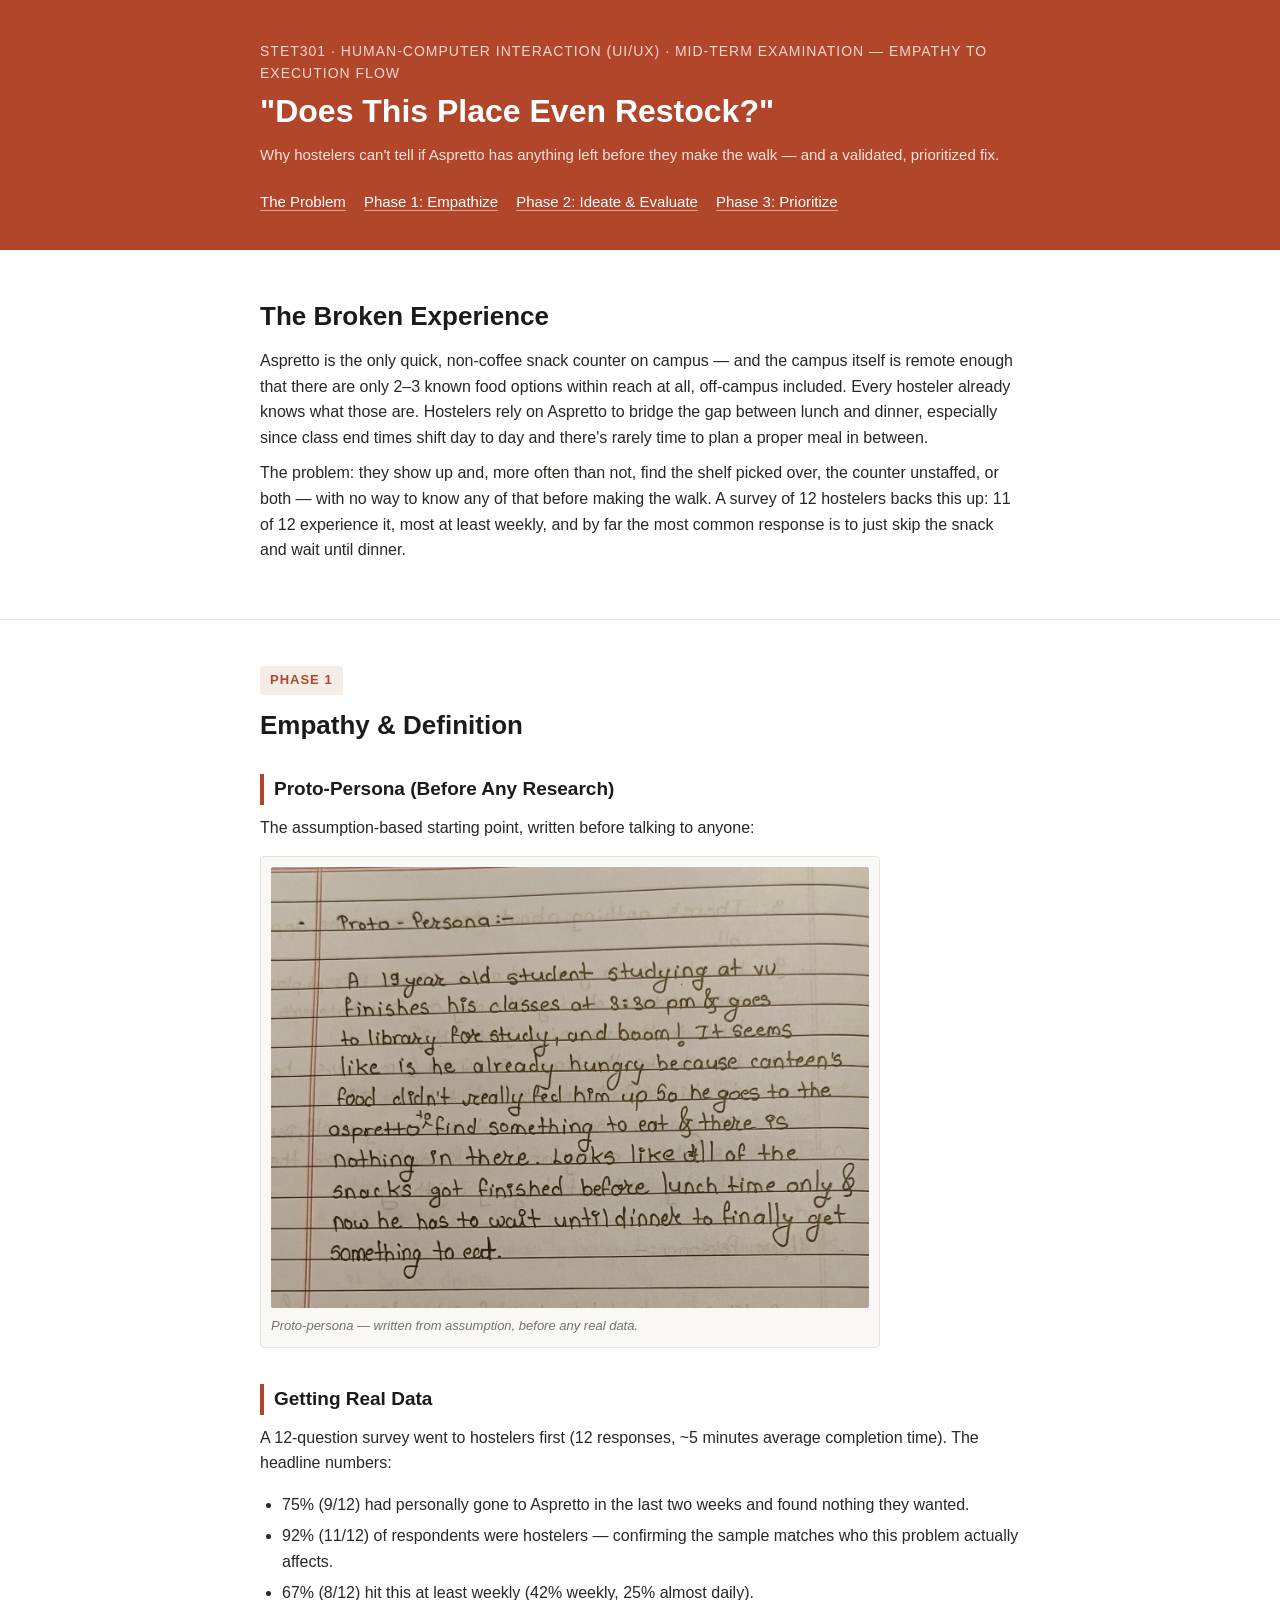
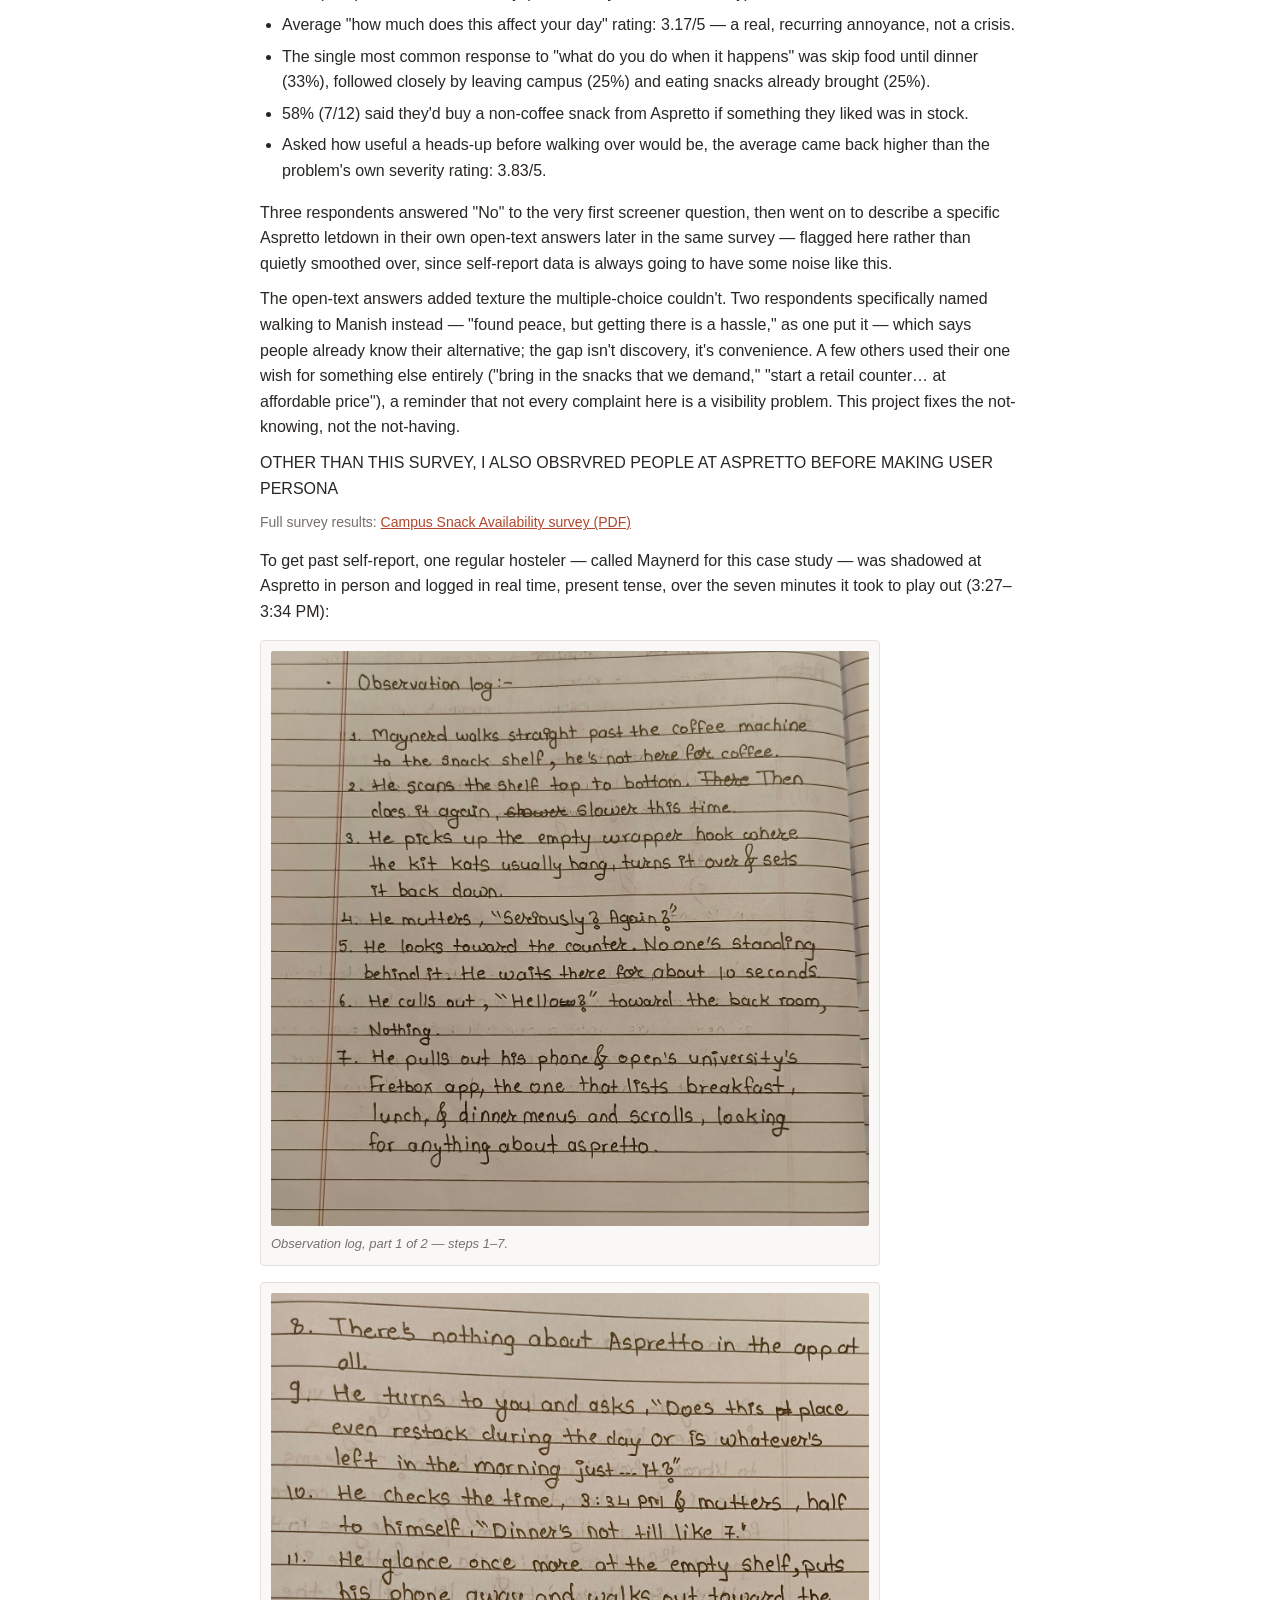
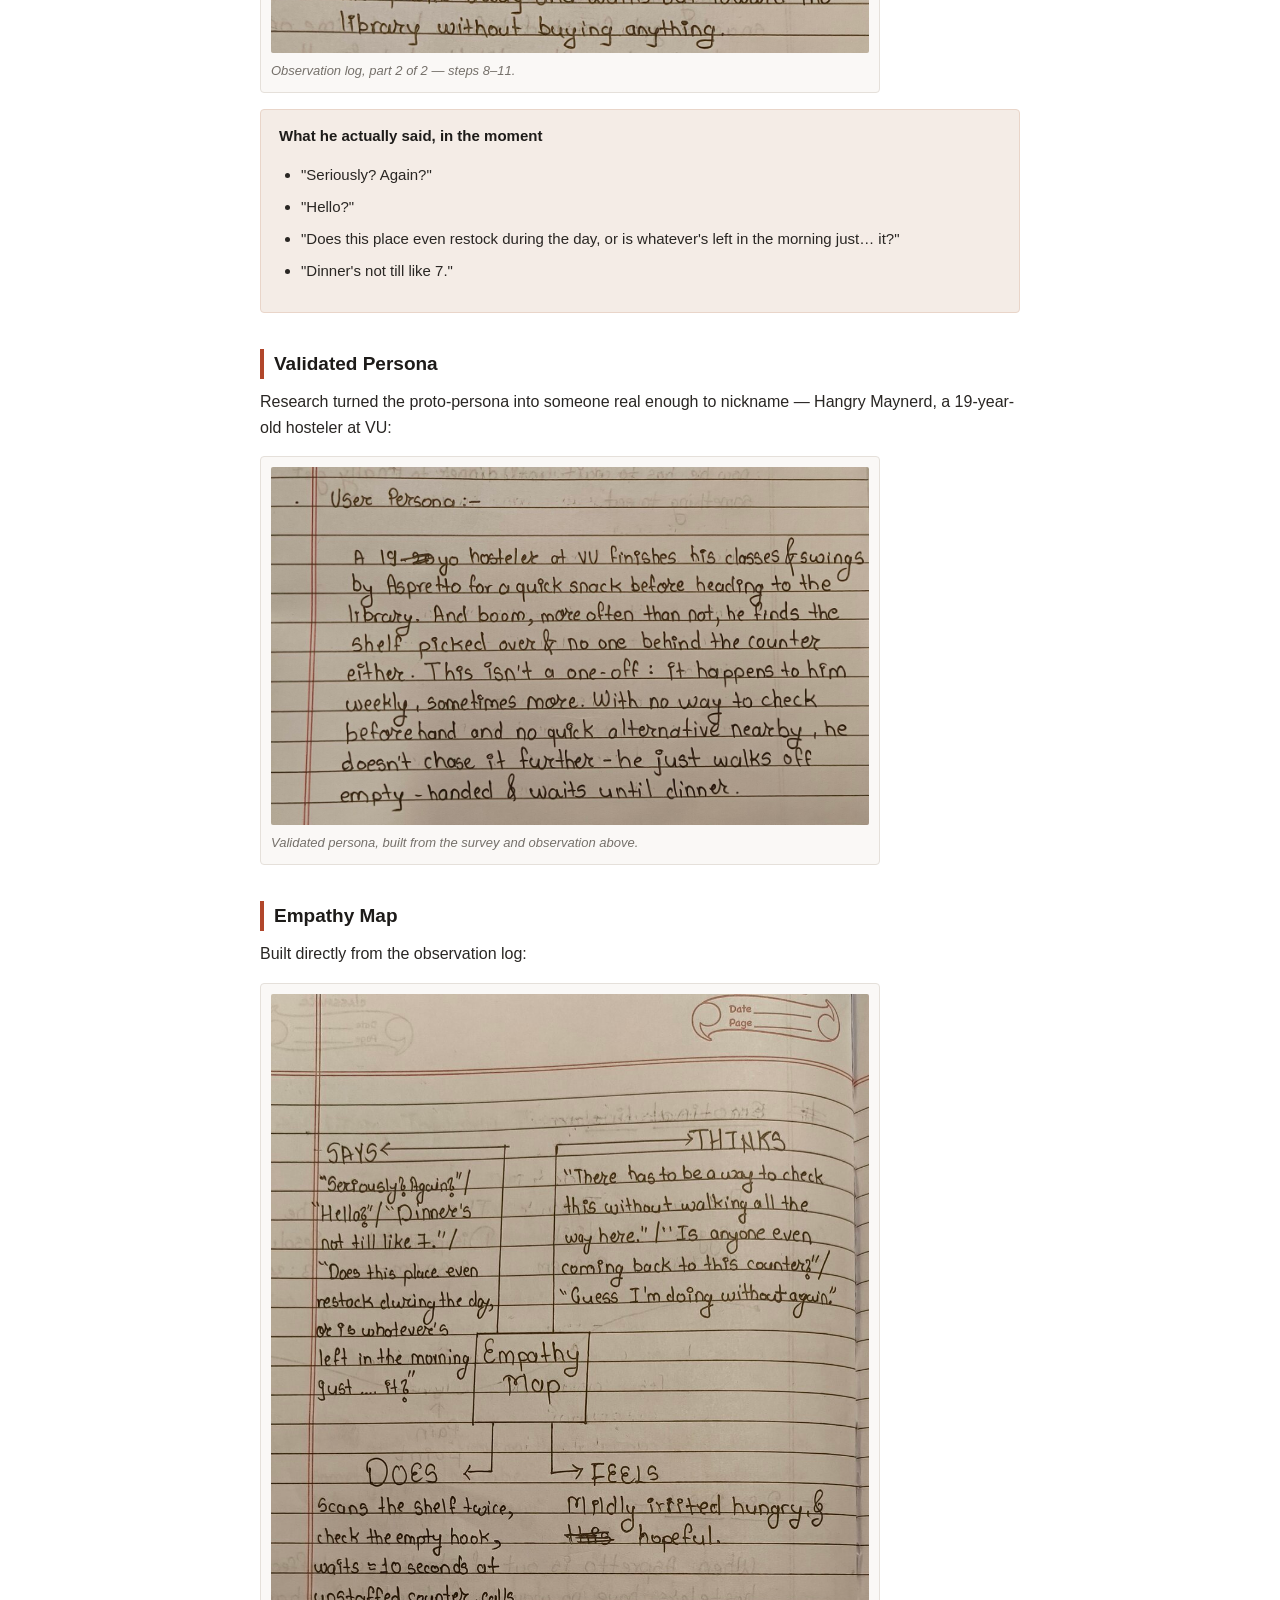
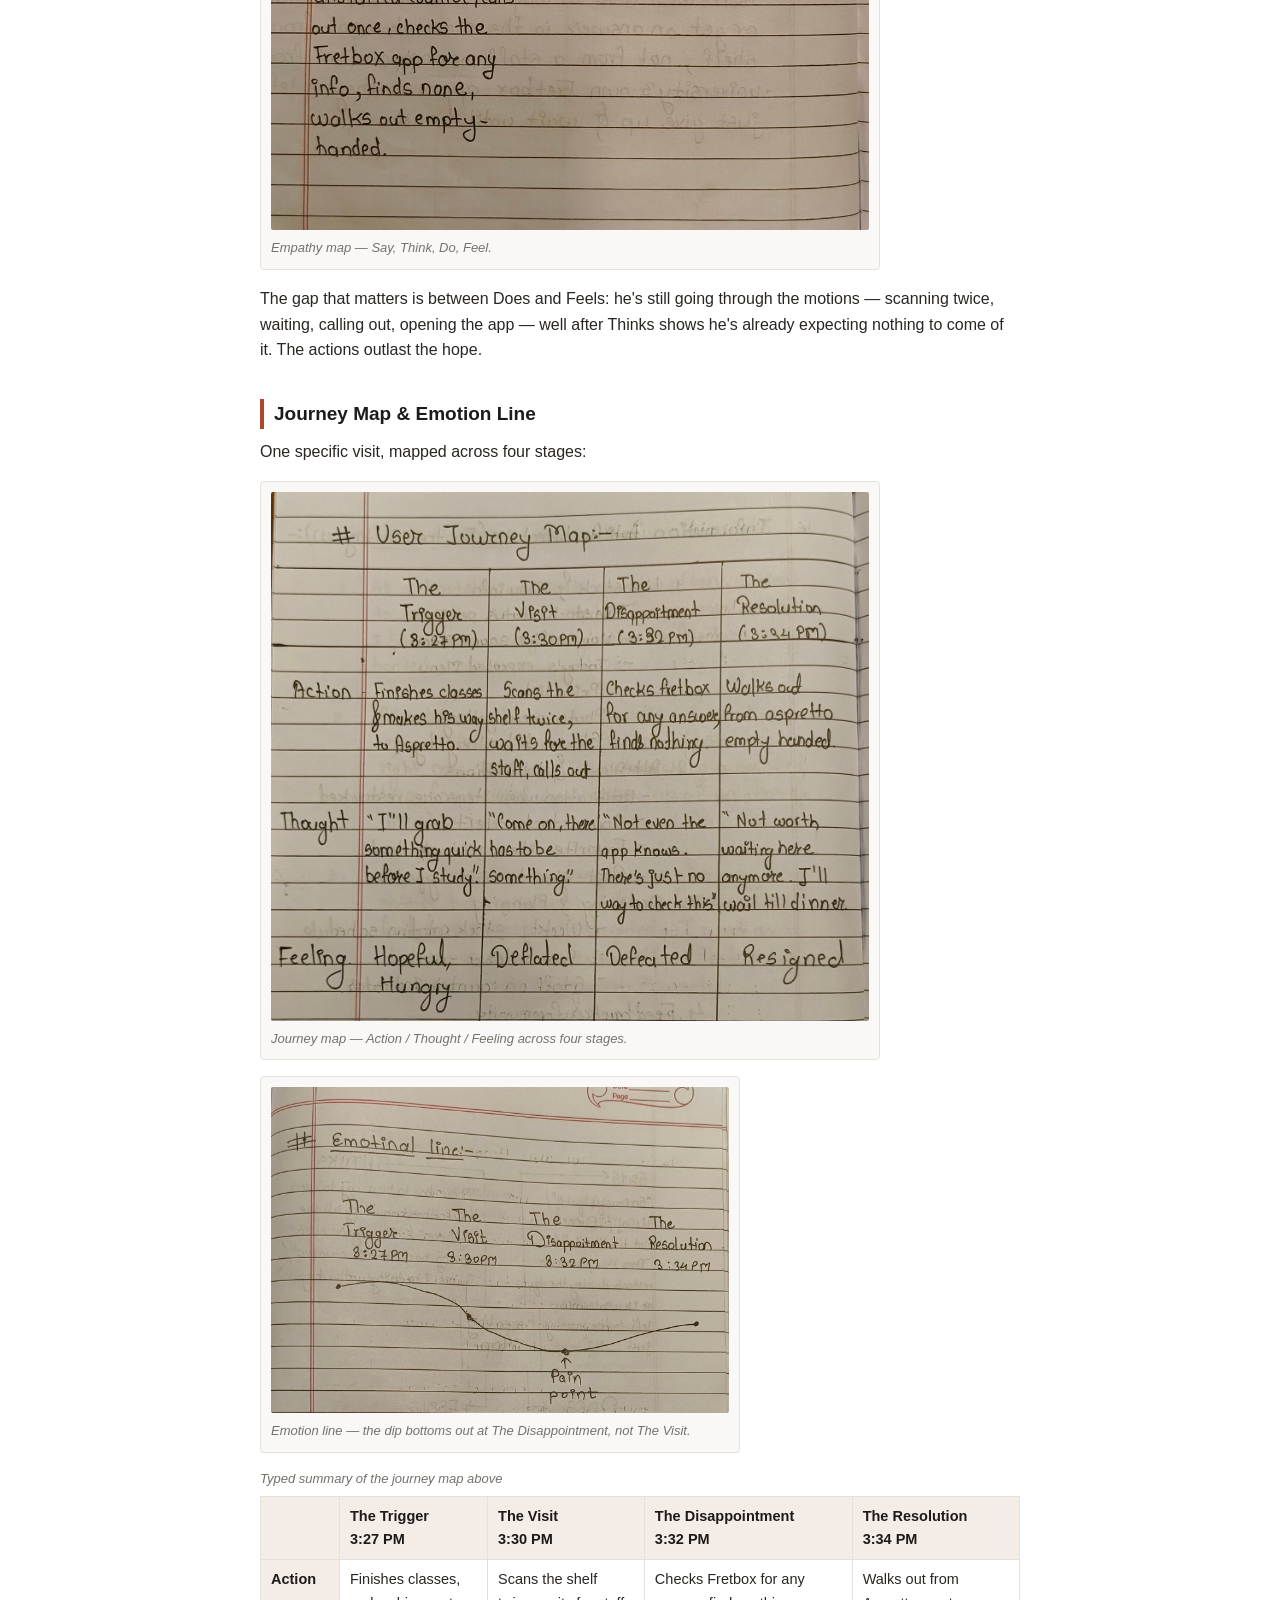
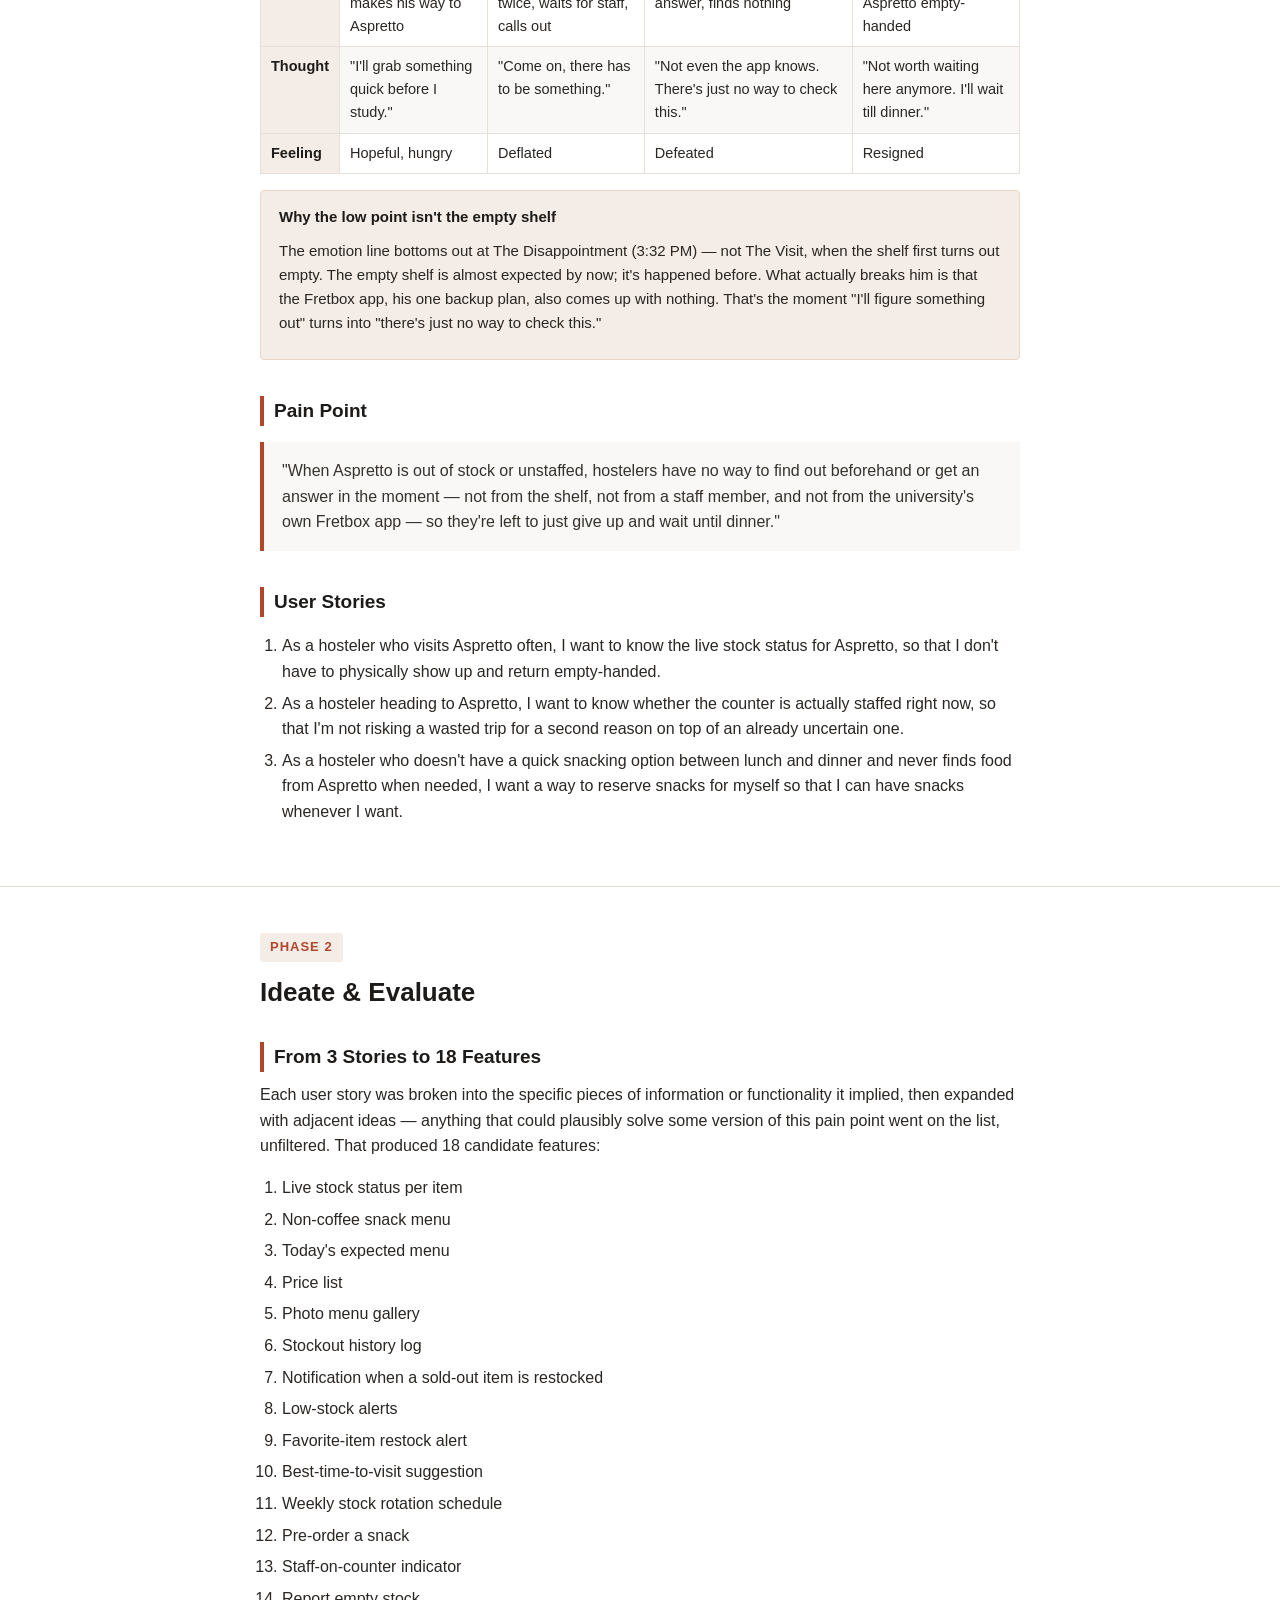
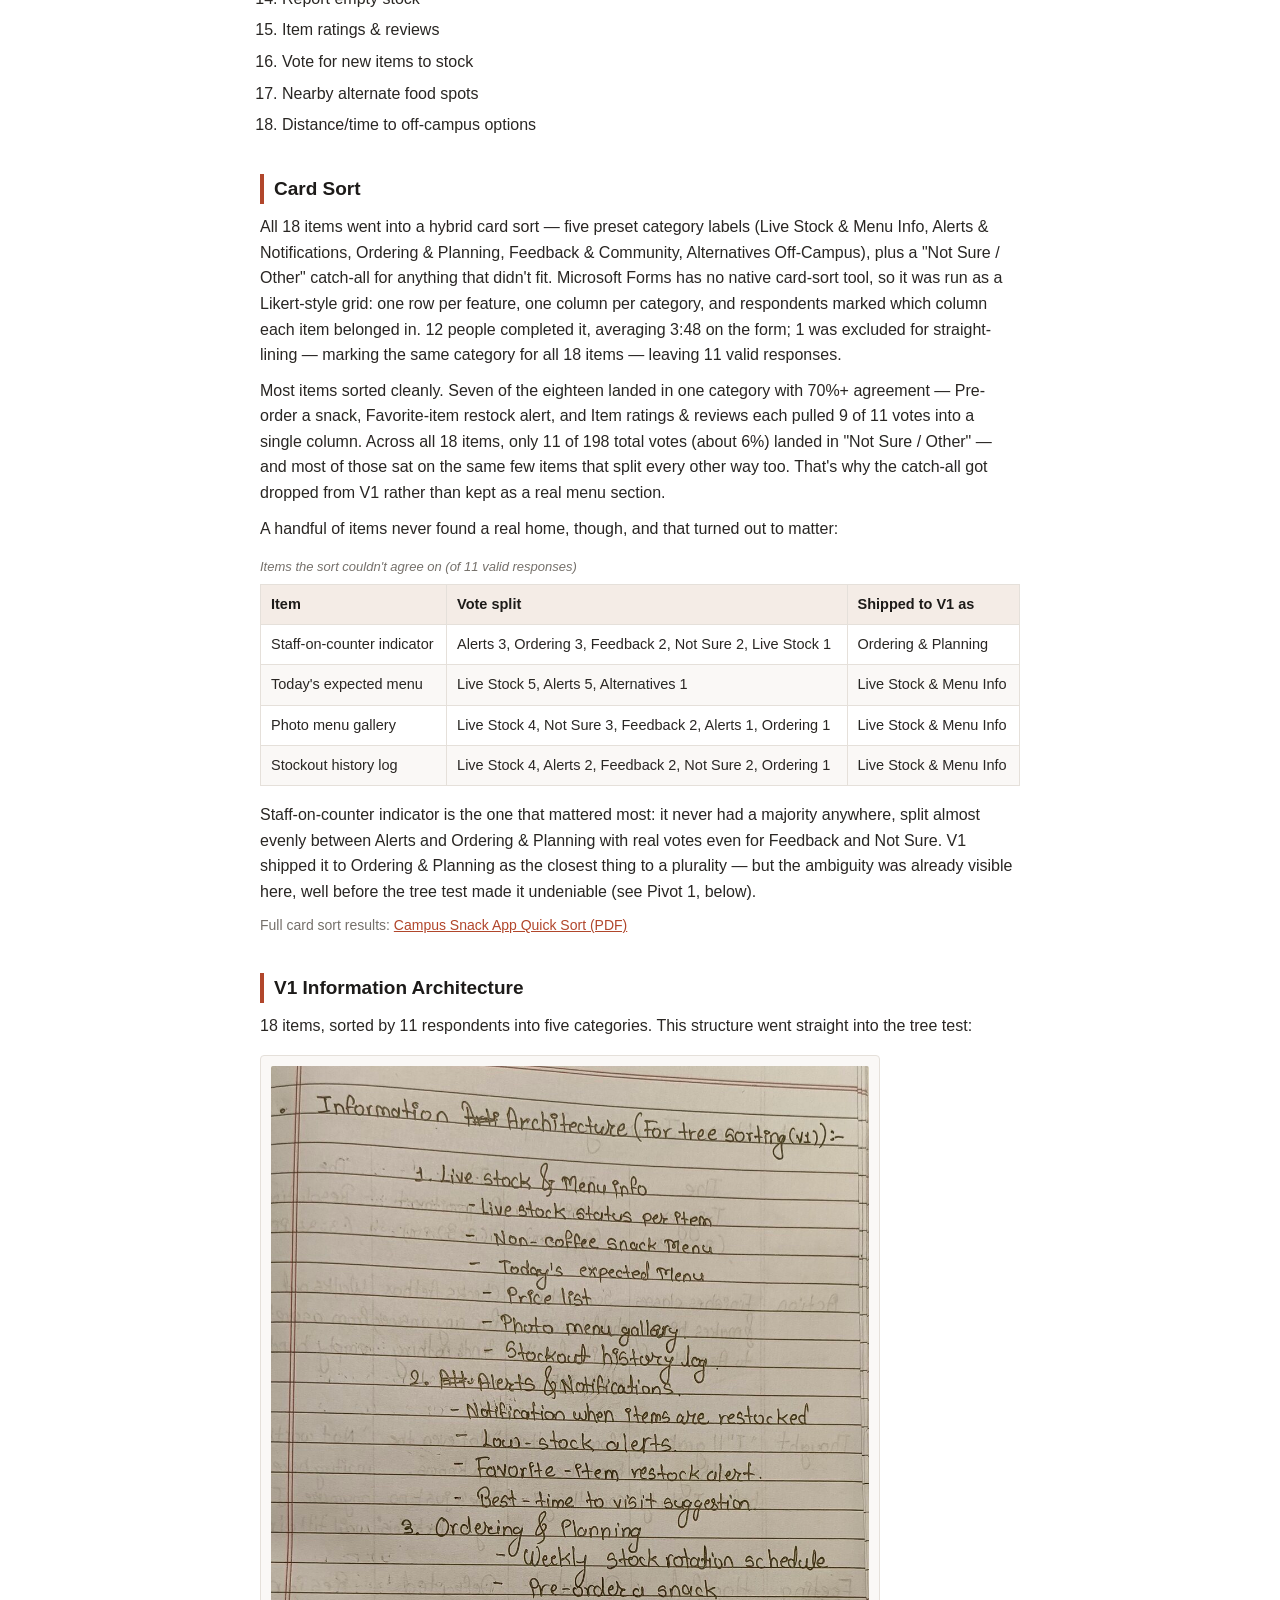
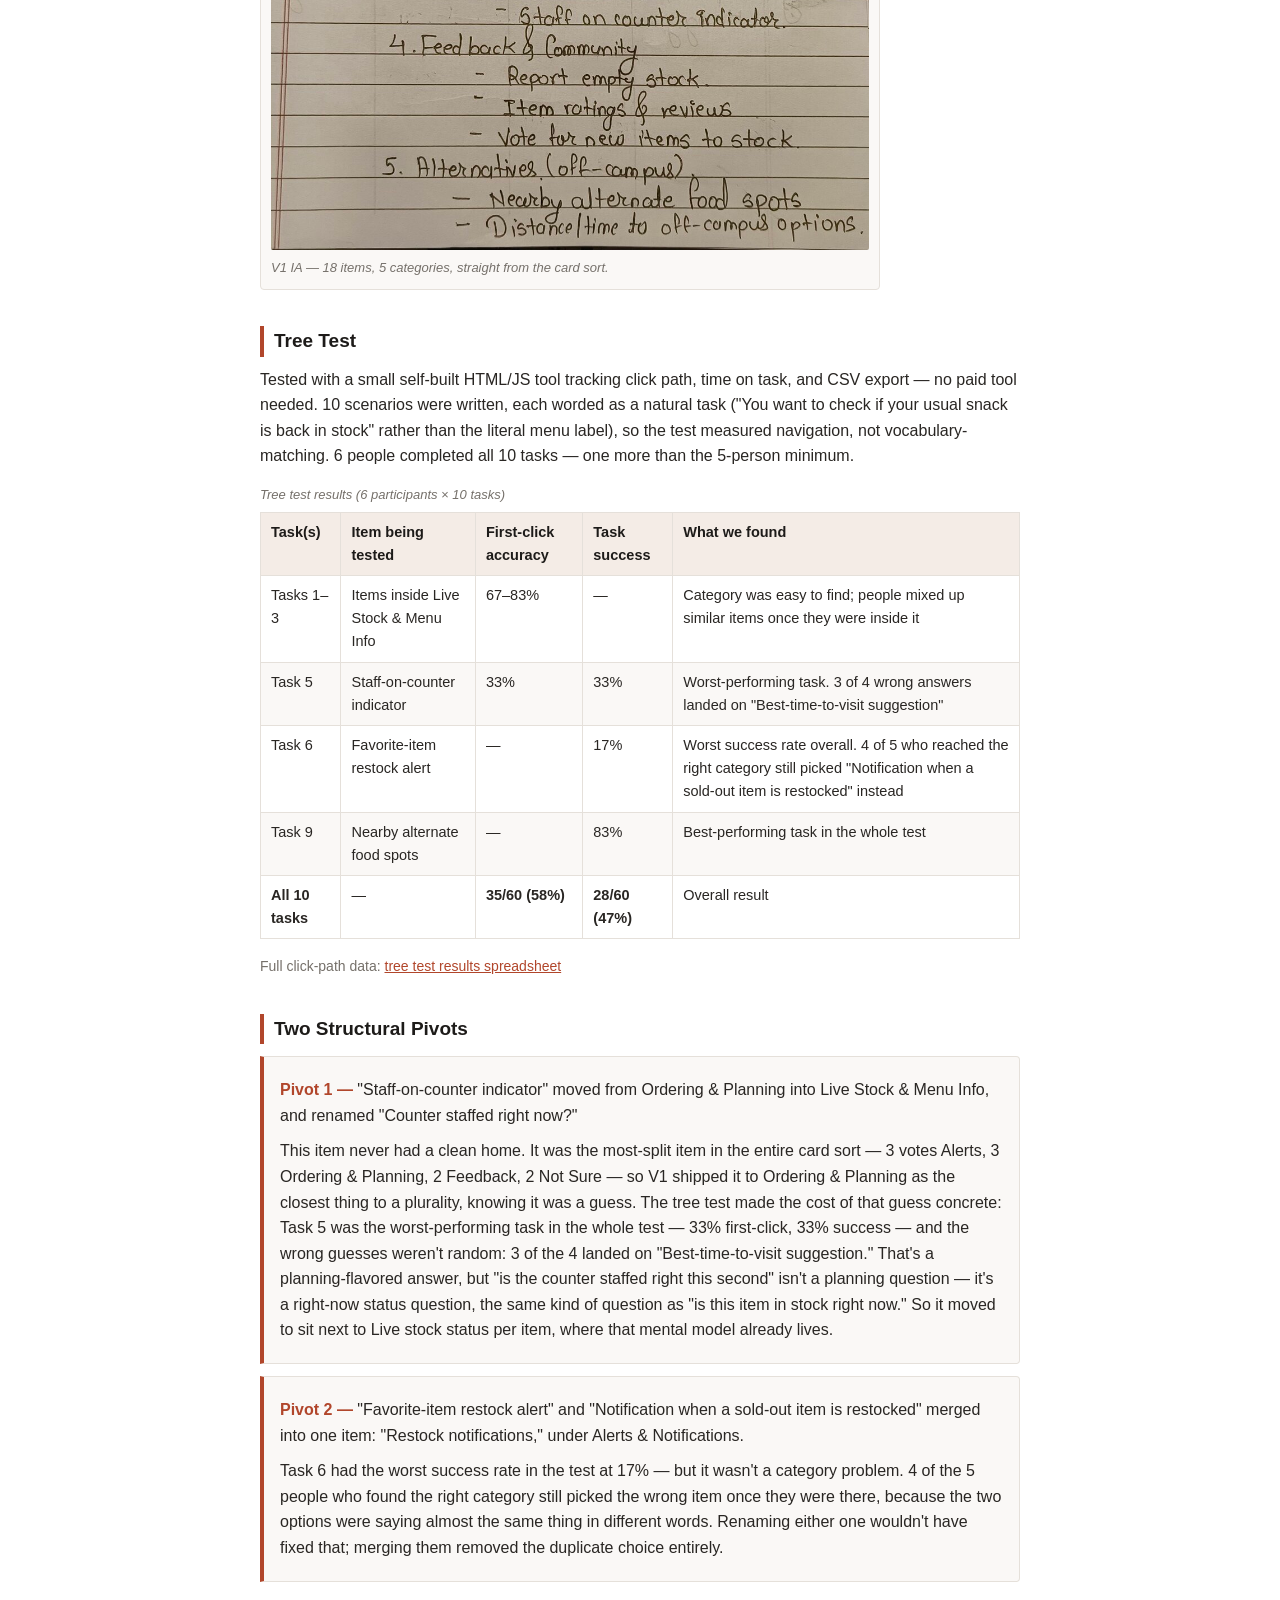
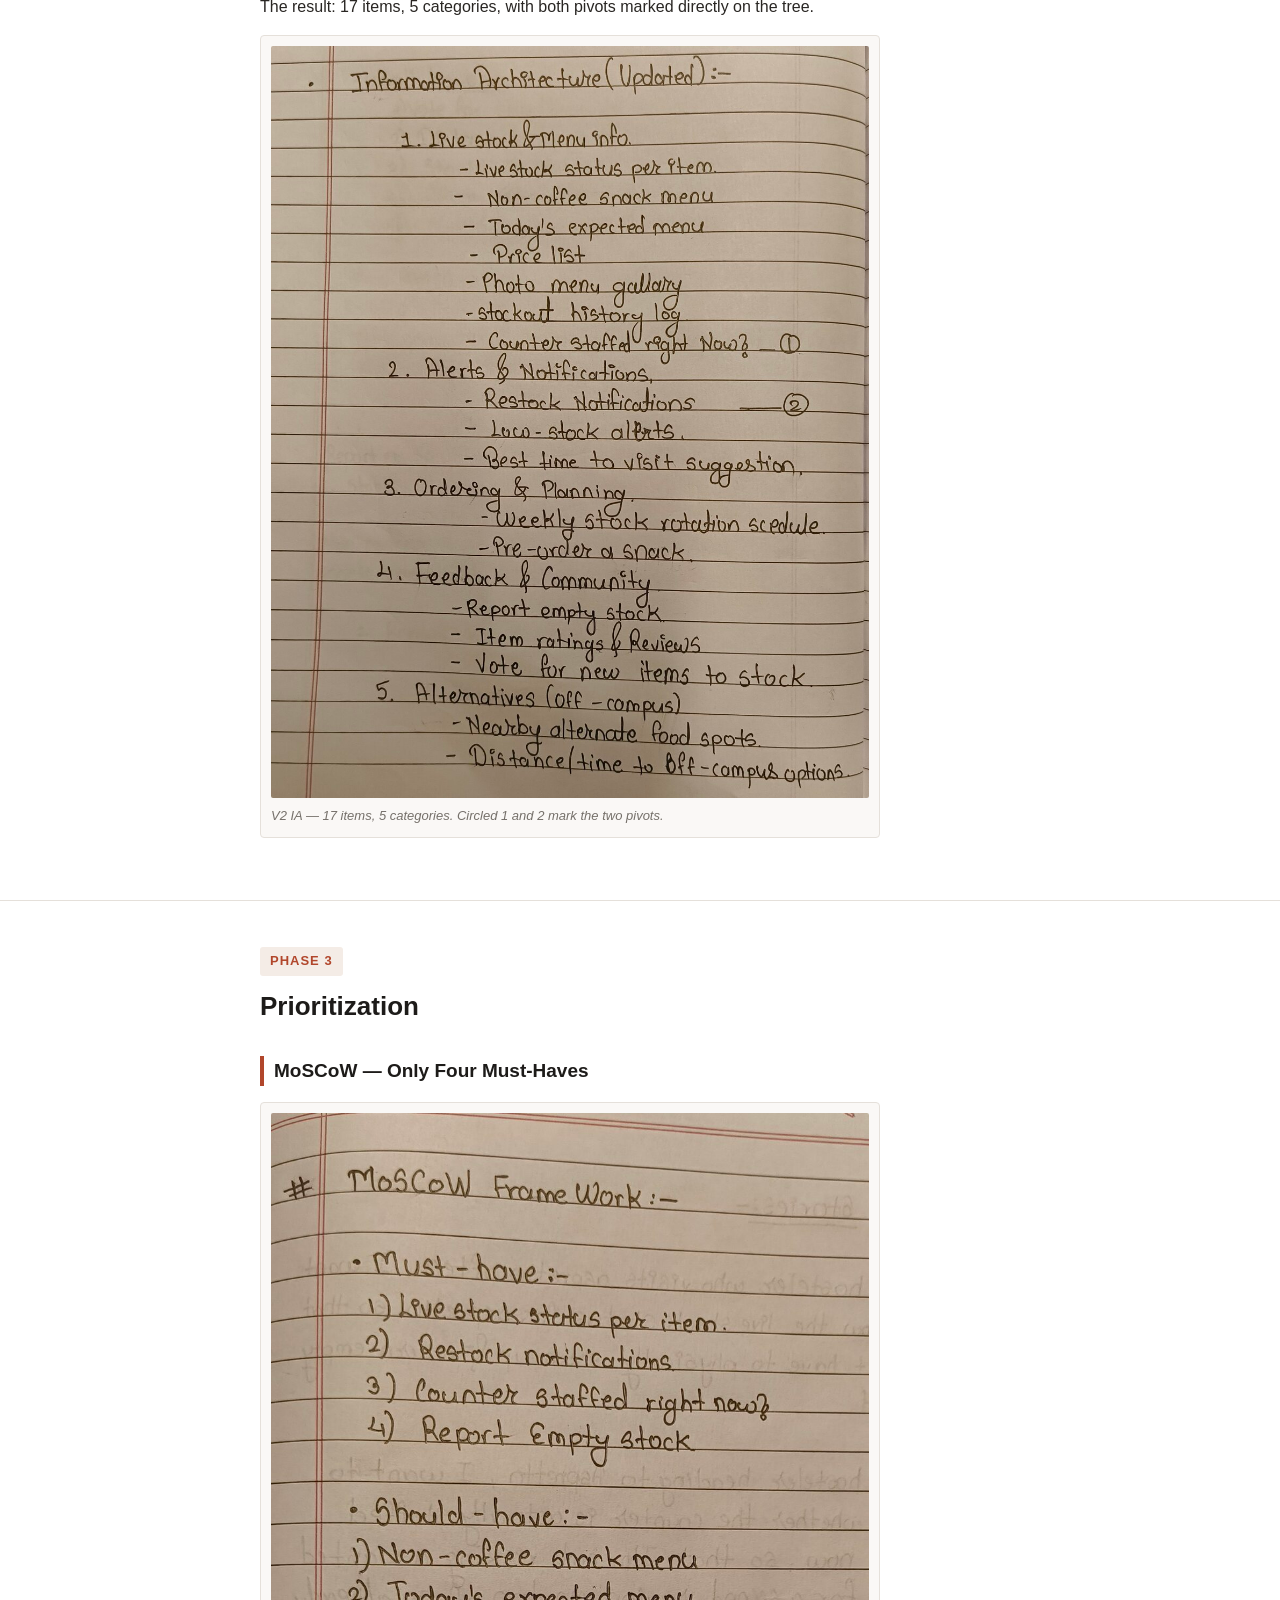
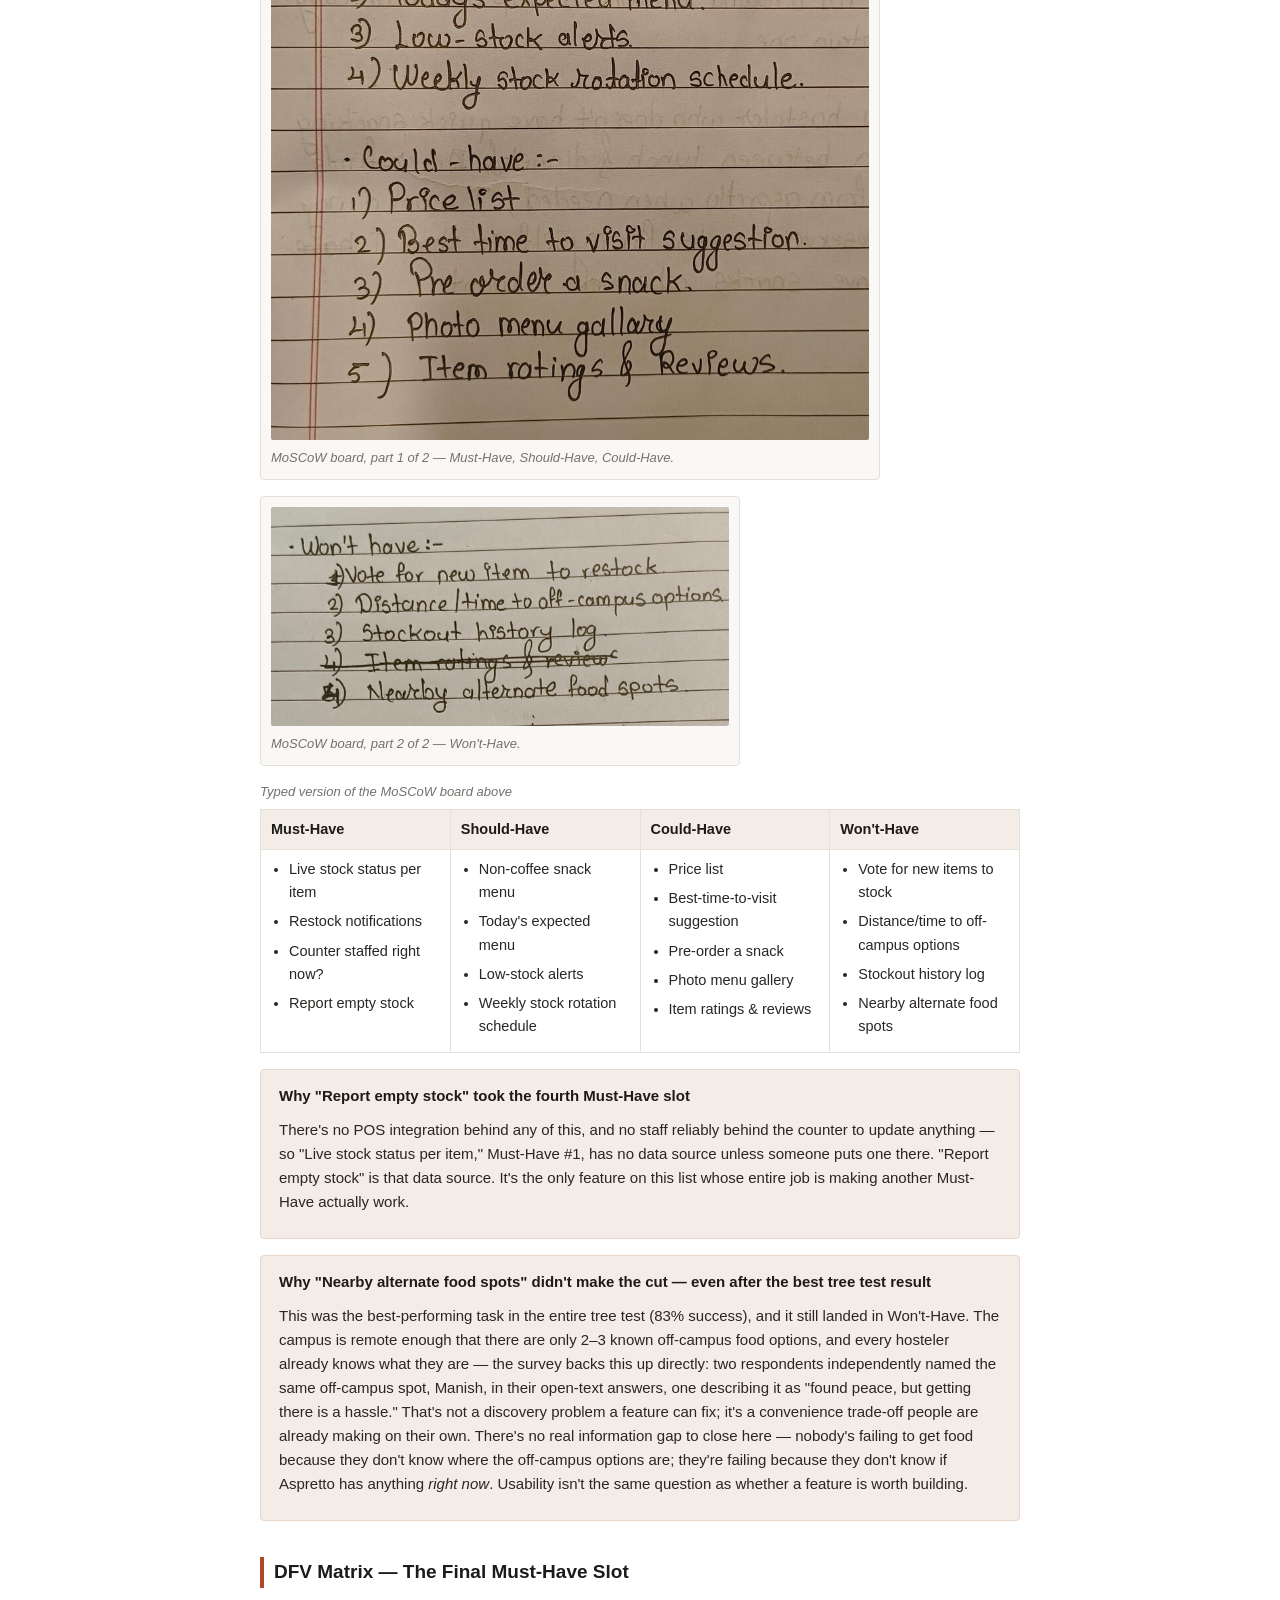
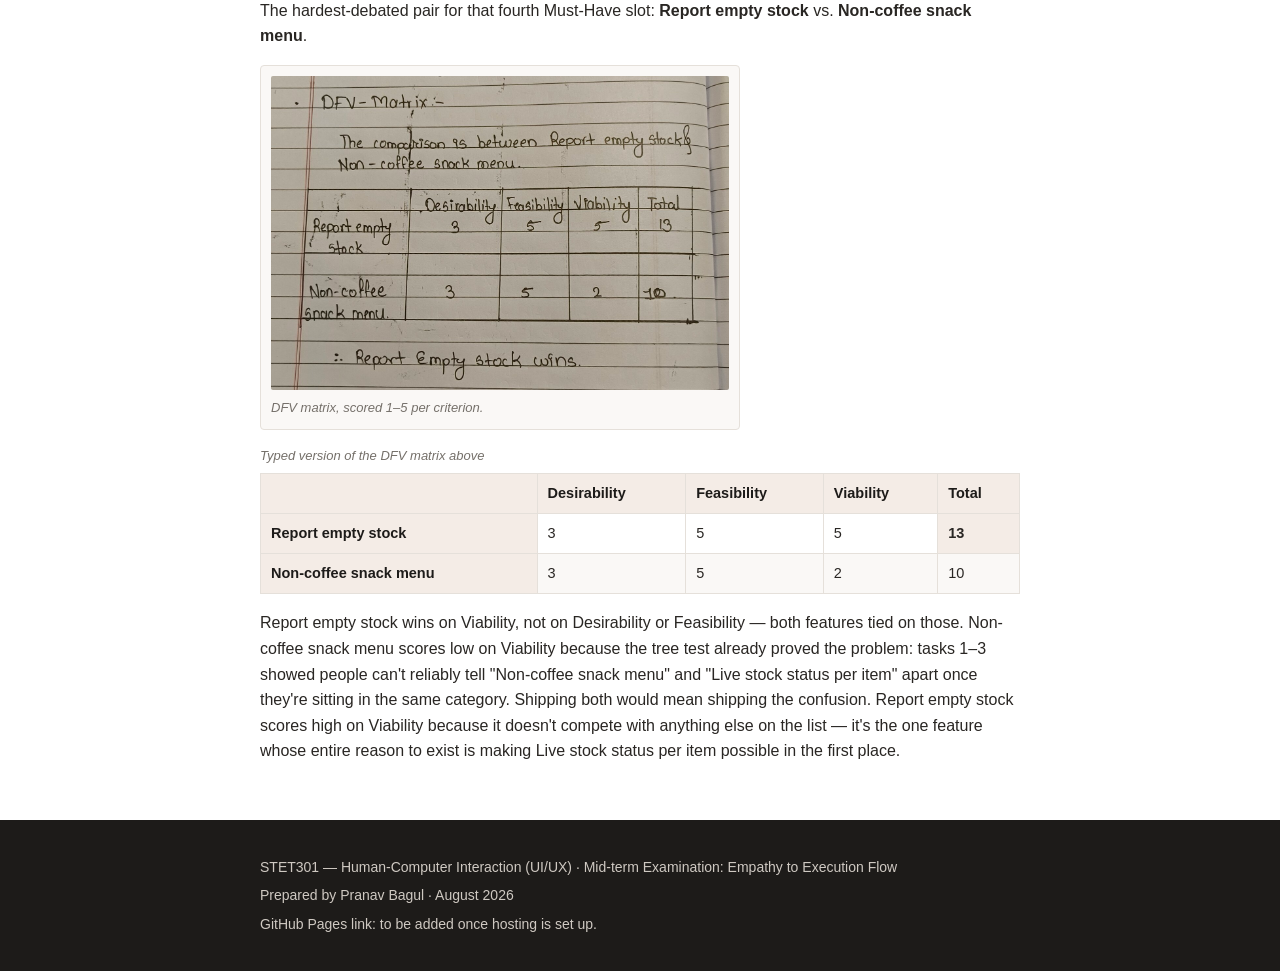
<file: index.html>
<!DOCTYPE html>
<html lang="en">
<head>
<meta charset="UTF-8">
<meta name="viewport" content="width=device-width, initial-scale=1.0">
<title>"Does This Place Even Restock?"  Aspretto Stock Visibility Case Study</title>
<link rel="stylesheet" href="style.css">
</head>
<body>

<header>
  <div class="wrap">
    <p class="course">STET301 &middot; Human-Computer Interaction (UI/UX) &middot; Mid-term Examination &mdash; Empathy to Execution Flow</p>
    <h1>"Does This Place Even Restock?"</h1>
    <p class="byline">Why hostelers can't tell if Aspretto has anything left before they make the walk &mdash; and a validated, prioritized fix.</p>
    <nav>
      <ul>
        <li><a href="#problem">The Problem</a></li>
        <li><a href="#phase1">Phase 1: Empathize</a></li>
        <li><a href="#phase2">Phase 2: Ideate &amp; Evaluate</a></li>
        <li><a href="#phase3">Phase 3: Prioritize</a></li>
      </ul>
    </nav>
  </div>
</header>

<main>

  <section id="problem">
    <div class="wrap">
      <h2>The Broken Experience</h2>
      <p>Aspretto is the only quick, non-coffee snack counter on campus &mdash; and the campus itself is remote enough that there are only 2&ndash;3 known food options within reach at all, off-campus included. Every hosteler already knows what those are. Hostelers rely on Aspretto to bridge the gap between lunch and dinner, especially since class end times shift day to day and there's rarely time to plan a proper meal in between.</p>
      <p>The problem: they show up and, more often than not, find the shelf picked over, the counter unstaffed, or both &mdash; with no way to know any of that before making the walk. A survey of 12 hostelers backs this up: 11 of 12 experience it, most at least weekly, and by far the most common response is to just skip the snack and wait until dinner.</p>
    </div>
  </section>

  <section id="phase1">
    <div class="wrap">
      <span class="phase-label">Phase 1</span>
      <h2>Empathy &amp; Definition</h2>

      <article id="proto-persona">
        <h3>Proto-Persona (Before Any Research)</h3>
        <p>The assumption-based starting point, written before talking to anyone:</p>
        <figure class="wide">
          <img src="images/proto-persona.jpg" alt="Hand-written proto-persona note describing a 19-year-old VU student who finishes classes hungry, goes to Aspretto for a snack, finds the shelf empty, and has to wait until dinner.">
          <figcaption>Proto-persona &mdash; written from assumption, before any real data.</figcaption>
        </figure>
      </article>

      <article id="research">
        <h3>Getting Real Data</h3>
        <p>A 12-question survey went to hostelers first (12 responses, ~5 minutes average completion time). The headline numbers:</p>
        <ul>
          <li>75% (9/12) had personally gone to Aspretto in the last two weeks and found nothing they wanted.</li>
          <li>92% (11/12) of respondents were hostelers &mdash; confirming the sample matches who this problem actually affects.</li>
          <li>67% (8/12) hit this at least weekly (42% weekly, 25% almost daily).</li>
          <li>Average "how much does this affect your day" rating: 3.17/5 &mdash; a real, recurring annoyance, not a crisis.</li>
          <li>The single most common response to "what do you do when it happens" was skip food until dinner (33%), followed closely by leaving campus (25%) and eating snacks already brought (25%).</li>
          <li>58% (7/12) said they'd buy a non-coffee snack from Aspretto if something they liked was in stock.</li>
          <li>Asked how useful a heads-up before walking over would be, the average came back higher than the problem's own severity rating: 3.83/5.</li>
        </ul>
        <p>Three respondents answered "No" to the very first screener question, then went on to describe a specific Aspretto letdown in their own open-text answers later in the same survey &mdash; flagged here rather than quietly smoothed over, since self-report data is always going to have some noise like this.</p>
        <p>The open-text answers added texture the multiple-choice couldn't. Two respondents specifically named walking to Manish instead &mdash; "found peace, but getting there is a hassle," as one put it &mdash; which says people already know their alternative; the gap isn't discovery, it's convenience. A few others used their one wish for something else entirely ("bring in the snacks that we demand," "start a retail counter&hellip; at affordable price"), a reminder that not every complaint here is a visibility problem. This project fixes the not-knowing, not the not-having.</p>
        <p>OTHER THAN THIS SURVEY, I ALSO OBSRVRED PEOPLE AT ASPRETTO BEFORE MAKING USER PERSONA</p>
        <p class="meta">Full survey results: <a href="data/survey-results.pdf">Campus Snack Availability survey (PDF)</a></p>
        <p>To get past self-report, one regular hosteler &mdash; called Maynerd for this case study &mdash; was shadowed at Aspretto in person and logged in real time, present tense, over the seven minutes it took to play out (3:27&ndash;3:34 PM):</p>
        <figure class="wide">
          <img src="images/observation-log-1.jpg" alt="Handwritten observation log, steps 1 to 7, describing a hosteler walking past the coffee machine to a picked-over snack shelf, muttering 'Seriously? Again?', waiting at an unstaffed counter, calling out 'Hello?', and opening the university's Fretbox app to look for information about Aspretto.">
          <figcaption>Observation log, part 1 of 2 &mdash; steps 1&ndash;7.</figcaption>
        </figure>
        <figure class="wide">
          <img src="images/observation-log-2.jpg" alt="Handwritten observation log, steps 8 to 11, describing the Fretbox app having nothing about Aspretto, the hosteler asking whether the place restocks during the day, checking the time at 3:34 PM, and walking out toward the library without buying anything.">
          <figcaption>Observation log, part 2 of 2 &mdash; steps 8&ndash;11.</figcaption>
        </figure>
        <div class="callout">
          <h4>What he actually said, in the moment</h4>
          <ul class="quote-list">
            <li>"Seriously? Again?"</li>
            <li>"Hello?"</li>
            <li>"Does this place even restock during the day, or is whatever's left in the morning just&hellip; it?"</li>
            <li>"Dinner's not till like 7."</li>
          </ul>
        </div>
      </article>

      <article id="persona">
        <h3>Validated Persona</h3>
        <p>Research turned the proto-persona into someone real enough to nickname &mdash; Hangry Maynerd, a 19-year-old hosteler at VU:</p>
        <figure class="wide">
          <img src="images/user-persona.jpg" alt="Hand-written validated persona card describing a 19-year-old hosteler who swings by Aspretto for a quick snack before the library, often finds the shelf picked over and no one behind the counter, and, with no way to check beforehand and no quick alternative nearby, walks off empty-handed and waits until dinner. Happens weekly, sometimes more.">
          <figcaption>Validated persona, built from the survey and observation above.</figcaption>
        </figure>
      </article>

      <article id="empathy-map">
        <h3>Empathy Map</h3>
        <p>Built directly from the observation log:</p>
        <figure class="wide">
          <img src="images/empathy-map.jpg" alt="Hand-drawn Say / Think / Do / Feel empathy map. Says: Seriously, again; Hello; Does this place even restock during the day. Thinks: There has to be a way to check this without walking all the way here; Guess I'm doing without again. Does: scans the shelf twice, checks the empty hook, waits at the unstaffed counter, checks the Fretbox app, walks out empty-handed. Feels: mildly irritated, hungry, and hopeful.">
          <figcaption>Empathy map &mdash; Say, Think, Do, Feel.</figcaption>
        </figure>
        <p>The gap that matters is between Does and Feels: he's still going through the motions &mdash; scanning twice, waiting, calling out, opening the app &mdash; well after Thinks shows he's already expecting nothing to come of it. The actions outlast the hope.</p>
      </article>

      <article id="journey-map">
        <h3>Journey Map &amp; Emotion Line</h3>
        <p>One specific visit, mapped across four stages:</p>
        <figure class="wide">
          <img src="images/journey-map.jpg" alt="Hand-drawn four-stage user journey map table with rows for Action, Thought, and Feeling across The Trigger (3:27 PM), The Visit (3:30 PM), The Disappointment (3:32 PM), and The Resolution (3:34 PM).">
          <figcaption>Journey map &mdash; Action / Thought / Feeling across four stages.</figcaption>
        </figure>
        <figure>
          <img src="images/emotion-line.jpg" alt="Hand-drawn emotion line graph dipping from a high point at The Trigger down to a circled low point labelled Pain Point around The Disappointment, staying low through The Resolution.">
          <figcaption>Emotion line &mdash; the dip bottoms out at The Disappointment, not The Visit.</figcaption>
        </figure>

        <table>
          <caption>Typed summary of the journey map above</caption>
          <thead>
            <tr>
              <th scope="col"></th>
              <th scope="col">The Trigger<br>3:27 PM</th>
              <th scope="col">The Visit<br>3:30 PM</th>
              <th scope="col">The Disappointment<br>3:32 PM</th>
              <th scope="col">The Resolution<br>3:34 PM</th>
            </tr>
          </thead>
          <tbody>
            <tr>
              <th scope="row">Action</th>
              <td>Finishes classes, makes his way to Aspretto</td>
              <td>Scans the shelf twice, waits for staff, calls out</td>
              <td>Checks Fretbox for any answer, finds nothing</td>
              <td>Walks out from Aspretto empty-handed</td>
            </tr>
            <tr>
              <th scope="row">Thought</th>
              <td>"I'll grab something quick before I study."</td>
              <td>"Come on, there has to be something."</td>
              <td>"Not even the app knows. There's just no way to check this."</td>
              <td>"Not worth waiting here anymore. I'll wait till dinner."</td>
            </tr>
            <tr>
              <th scope="row">Feeling</th>
              <td>Hopeful, hungry</td>
              <td>Deflated</td>
              <td>Defeated</td>
              <td>Resigned</td>
            </tr>
          </tbody>
        </table>

        <div class="callout">
          <h4>Why the low point isn't the empty shelf</h4>
          <p>The emotion line bottoms out at The Disappointment (3:32 PM) &mdash; not The Visit, when the shelf first turns out empty. The empty shelf is almost expected by now; it's happened before. What actually breaks him is that the Fretbox app, his one backup plan, also comes up with nothing. That's the moment "I'll figure something out" turns into "there's just no way to check this."</p>
        </div>
      </article>

      <article id="pain-point">
        <h3>Pain Point</h3>
        <blockquote>
          <p>"When Aspretto is out of stock or unstaffed, hostelers have no way to find out beforehand or get an answer in the moment &mdash; not from the shelf, not from a staff member, and not from the university's own Fretbox app &mdash; so they're left to just give up and wait until dinner."</p>
        </blockquote>
      </article>

      <article id="user-stories">
        <h3>User Stories</h3>
        <ol>
          <li>As a hosteler who visits Aspretto often, I want to know the live stock status for Aspretto, so that I don't have to physically show up and return empty-handed.</li>
          <li>As a hosteler heading to Aspretto, I want to know whether the counter is actually staffed right now, so that I'm not risking a wasted trip for a second reason on top of an already uncertain one.</li>
          <li>As a hosteler who doesn't have a quick snacking option between lunch and dinner and never finds food from Aspretto when needed, I want a way to reserve snacks for myself so that I can have snacks whenever I want.</li>
        </ol>
      </article>

    </div>
  </section>

  <section id="phase2">
    <div class="wrap">
      <span class="phase-label">Phase 2</span>
      <h2>Ideate &amp; Evaluate</h2>

      <article id="feature-list">
        <h3>From 3 Stories to 18 Features</h3>
        <p>Each user story was broken into the specific pieces of information or functionality it implied, then expanded with adjacent ideas &mdash; anything that could plausibly solve some version of this pain point went on the list, unfiltered. That produced 18 candidate features:</p>
        <ol>
          <li>Live stock status per item</li>
          <li>Non-coffee snack menu</li>
          <li>Today's expected menu</li>
          <li>Price list</li>
          <li>Photo menu gallery</li>
          <li>Stockout history log</li>
          <li>Notification when a sold-out item is restocked</li>
          <li>Low-stock alerts</li>
          <li>Favorite-item restock alert</li>
          <li>Best-time-to-visit suggestion</li>
          <li>Weekly stock rotation schedule</li>
          <li>Pre-order a snack</li>
          <li>Staff-on-counter indicator</li>
          <li>Report empty stock</li>
          <li>Item ratings &amp; reviews</li>
          <li>Vote for new items to stock</li>
          <li>Nearby alternate food spots</li>
          <li>Distance/time to off-campus options</li>
        </ol>
      </article>

      <article id="card-sort">
        <h3>Card Sort</h3>
        <p>All 18 items went into a hybrid card sort &mdash; five preset category labels (Live Stock &amp; Menu Info, Alerts &amp; Notifications, Ordering &amp; Planning, Feedback &amp; Community, Alternatives Off-Campus), plus a "Not Sure / Other" catch-all for anything that didn't fit. Microsoft Forms has no native card-sort tool, so it was run as a Likert-style grid: one row per feature, one column per category, and respondents marked which column each item belonged in. 12 people completed it, averaging 3:48 on the form; 1 was excluded for straight-lining &mdash; marking the same category for all 18 items &mdash; leaving 11 valid responses.</p>
        <p>Most items sorted cleanly. Seven of the eighteen landed in one category with 70%+ agreement &mdash; Pre-order a snack, Favorite-item restock alert, and Item ratings &amp; reviews each pulled 9 of 11 votes into a single column. Across all 18 items, only 11 of 198 total votes (about 6%) landed in "Not Sure / Other" &mdash; and most of those sat on the same few items that split every other way too. That's why the catch-all got dropped from V1 rather than kept as a real menu section.</p>
        <p>A handful of items never found a real home, though, and that turned out to matter:</p>
        <table>
          <caption>Items the sort couldn't agree on (of 11 valid responses)</caption>
          <thead>
            <tr>
              <th scope="col">Item</th>
              <th scope="col">Vote split</th>
              <th scope="col">Shipped to V1 as</th>
            </tr>
          </thead>
          <tbody>
            <tr>
              <td>Staff-on-counter indicator</td>
              <td>Alerts 3, Ordering 3, Feedback 2, Not Sure 2, Live Stock 1</td>
              <td>Ordering &amp; Planning</td>
            </tr>
            <tr>
              <td>Today's expected menu</td>
              <td>Live Stock 5, Alerts 5, Alternatives 1</td>
              <td>Live Stock &amp; Menu Info</td>
            </tr>
            <tr>
              <td>Photo menu gallery</td>
              <td>Live Stock 4, Not Sure 3, Feedback 2, Alerts 1, Ordering 1</td>
              <td>Live Stock &amp; Menu Info</td>
            </tr>
            <tr>
              <td>Stockout history log</td>
              <td>Live Stock 4, Alerts 2, Feedback 2, Not Sure 2, Ordering 1</td>
              <td>Live Stock &amp; Menu Info</td>
            </tr>
          </tbody>
        </table>
        <p>Staff-on-counter indicator is the one that mattered most: it never had a majority anywhere, split almost evenly between Alerts and Ordering &amp; Planning with real votes even for Feedback and Not Sure. V1 shipped it to Ordering &amp; Planning as the closest thing to a plurality &mdash; but the ambiguity was already visible here, well before the tree test made it undeniable (see Pivot 1, below).</p>
        <p class="meta">Full card sort results: <a href="data/card-sort-results.pdf">Campus Snack App Quick Sort (PDF)</a></p>
      </article>

      <article id="ia-v1">
        <h3>V1 Information Architecture</h3>
        <p>18 items, sorted by 11 respondents into five categories. This structure went straight into the tree test:</p>
        <figure class="wide">
          <img src="images/ia-v1.jpg" alt="Hand-written V1 information architecture tree with 18 items across five categories: Live Stock &amp; Menu Info (six items), Alerts &amp; Notifications (four items), Ordering &amp; Planning (three items), Feedback &amp; Community (three items), and Alternatives Off-Campus (two items).">
          <figcaption>V1 IA &mdash; 18 items, 5 categories, straight from the card sort.</figcaption>
        </figure>
      </article>

      <article id="tree-test">
        <h3>Tree Test</h3>
        <p>Tested with a small self-built HTML/JS tool tracking click path, time on task, and CSV export &mdash; no paid tool needed. 10 scenarios were written, each worded as a natural task ("You want to check if your usual snack is back in stock" rather than the literal menu label), so the test measured navigation, not vocabulary-matching. 6 people completed all 10 tasks &mdash; one more than the 5-person minimum.</p>

        <table>
          <caption>Tree test results (6 participants &times; 10 tasks)</caption>
          <thead>
            <tr>
              <th scope="col">Task(s)</th>
              <th scope="col">Item being tested</th>
              <th scope="col">First-click accuracy</th>
              <th scope="col">Task success</th>
              <th scope="col">What we found</th>
            </tr>
          </thead>
          <tbody>
            <tr>
              <td>Tasks 1&ndash;3</td>
              <td>Items inside Live Stock &amp; Menu Info</td>
              <td>67&ndash;83%</td>
              <td>&mdash;</td>
              <td>Category was easy to find; people mixed up similar items once they were inside it</td>
            </tr>
            <tr>
              <td>Task 5</td>
              <td>Staff-on-counter indicator</td>
              <td>33%</td>
              <td>33%</td>
              <td>Worst-performing task. 3 of 4 wrong answers landed on "Best-time-to-visit suggestion"</td>
            </tr>
            <tr>
              <td>Task 6</td>
              <td>Favorite-item restock alert</td>
              <td>&mdash;</td>
              <td>17%</td>
              <td>Worst success rate overall. 4 of 5 who reached the right category still picked "Notification when a sold-out item is restocked" instead</td>
            </tr>
            <tr>
              <td>Task 9</td>
              <td>Nearby alternate food spots</td>
              <td>&mdash;</td>
              <td>83%</td>
              <td>Best-performing task in the whole test</td>
            </tr>
            <tr>
              <td><strong>All 10 tasks</strong></td>
              <td>&mdash;</td>
              <td><strong>35/60 (58%)</strong></td>
              <td><strong>28/60 (47%)</strong></td>
              <td>Overall result</td>
            </tr>
          </tbody>
        </table>
        <p class="meta">Full click-path data: <a href="https://vijaybhoomischool-my.sharepoint.com/:x:/g/personal/pranav_bagul_vijaybhoomi_edu_in/IQCfPfB8Ux00RaktYaJbGlWZAVhG3YmDWhtpRdnliU8kZTA?e=8pab3J">tree test results spreadsheet</a></p>
      </article>

      <article id="ia-v2">
        <h3>Two Structural Pivots</h3>

        <div class="pivot">
          <p><span class="pivot-num">Pivot 1 &mdash;</span> "Staff-on-counter indicator" moved from Ordering &amp; Planning into Live Stock &amp; Menu Info, and renamed "Counter staffed right now?"</p>
          <p>This item never had a clean home. It was the most-split item in the entire card sort &mdash; 3 votes Alerts, 3 Ordering &amp; Planning, 2 Feedback, 2 Not Sure &mdash; so V1 shipped it to Ordering &amp; Planning as the closest thing to a plurality, knowing it was a guess. The tree test made the cost of that guess concrete: Task 5 was the worst-performing task in the whole test &mdash; 33% first-click, 33% success &mdash; and the wrong guesses weren't random: 3 of the 4 landed on "Best-time-to-visit suggestion." That's a planning-flavored answer, but "is the counter staffed right this second" isn't a planning question &mdash; it's a right-now status question, the same kind of question as "is this item in stock right now." So it moved to sit next to Live stock status per item, where that mental model already lives.</p>
        </div>

        <div class="pivot">
          <p><span class="pivot-num">Pivot 2 &mdash;</span> "Favorite-item restock alert" and "Notification when a sold-out item is restocked" merged into one item: "Restock notifications," under Alerts &amp; Notifications.</p>
          <p>Task 6 had the worst success rate in the test at 17% &mdash; but it wasn't a category problem. 4 of the 5 people who found the right category still picked the wrong item once they were there, because the two options were saying almost the same thing in different words. Renaming either one wouldn't have fixed that; merging them removed the duplicate choice entirely.</p>
        </div>

        <p>The result: 17 items, 5 categories, with both pivots marked directly on the tree.</p>
        <figure class="wide">
          <img src="images/ia-v2.jpg" alt="Hand-written V2 information architecture tree with 17 items across five categories. A circled 1 marks Counter staffed right now moved into Live Stock &amp; Menu Info, and a circled 2 marks Restock notifications, the merged alert item, under Alerts &amp; Notifications.">
          <figcaption>V2 IA &mdash; 17 items, 5 categories. Circled 1 and 2 mark the two pivots.</figcaption>
        </figure>
      </article>

    </div>
  </section>

  <section id="phase3">
    <div class="wrap">
      <span class="phase-label">Phase 3</span>
      <h2>Prioritization</h2>

      <article id="moscow">
        <h3>MoSCoW &mdash; Only Four Must-Haves</h3>
        <figure class="wide">
          <img src="images/moscow-1.jpg" alt="Hand-written MoSCoW board listing four Must-Have features (Live stock status per item, Restock notifications, Counter staffed right now, Report empty stock), four Should-Have features, and five Could-Have features.">
          <figcaption>MoSCoW board, part 1 of 2 &mdash; Must-Have, Should-Have, Could-Have.</figcaption>
        </figure>
        <figure>
          <img src="images/moscow-2.jpg" alt="Hand-written MoSCoW board listing the four Won't-Have features: Vote for new item to restock, Distance/time to off-campus options, Stockout history log, and Nearby alternate food spots. Item ratings and reviews is crossed out here since it was placed in Could-Have instead.">
          <figcaption>MoSCoW board, part 2 of 2 &mdash; Won't-Have.</figcaption>
        </figure>

        <table class="moscow">
          <caption>Typed version of the MoSCoW board above</caption>
          <thead>
            <tr>
              <th scope="col">Must-Have</th>
              <th scope="col">Should-Have</th>
              <th scope="col">Could-Have</th>
              <th scope="col">Won't-Have</th>
            </tr>
          </thead>
          <tbody>
            <tr>
              <td>
                <ul>
                  <li>Live stock status per item</li>
                  <li>Restock notifications</li>
                  <li>Counter staffed right now?</li>
                  <li>Report empty stock</li>
                </ul>
              </td>
              <td>
                <ul>
                  <li>Non-coffee snack menu</li>
                  <li>Today's expected menu</li>
                  <li>Low-stock alerts</li>
                  <li>Weekly stock rotation schedule</li>
                </ul>
              </td>
              <td>
                <ul>
                  <li>Price list</li>
                  <li>Best-time-to-visit suggestion</li>
                  <li>Pre-order a snack</li>
                  <li>Photo menu gallery</li>
                  <li>Item ratings &amp; reviews</li>
                </ul>
              </td>
              <td>
                <ul>
                  <li>Vote for new items to stock</li>
                  <li>Distance/time to off-campus options</li>
                  <li>Stockout history log</li>
                  <li>Nearby alternate food spots</li>
                </ul>
              </td>
            </tr>
          </tbody>
        </table>

        <div class="callout">
          <h4>Why "Report empty stock" took the fourth Must-Have slot</h4>
          <p>There's no POS integration behind any of this, and no staff reliably behind the counter to update anything &mdash; so "Live stock status per item," Must-Have #1, has no data source unless someone puts one there. "Report empty stock" is that data source. It's the only feature on this list whose entire job is making another Must-Have actually work.</p>
        </div>

        <div class="callout">
          <h4>Why "Nearby alternate food spots" didn't make the cut &mdash; even after the best tree test result</h4>
          <p>This was the best-performing task in the entire tree test (83% success), and it still landed in Won't-Have. The campus is remote enough that there are only 2&ndash;3 known off-campus food options, and every hosteler already knows what they are &mdash; the survey backs this up directly: two respondents independently named the same off-campus spot, Manish, in their open-text answers, one describing it as "found peace, but getting there is a hassle." That's not a discovery problem a feature can fix; it's a convenience trade-off people are already making on their own. There's no real information gap to close here &mdash; nobody's failing to get food because they don't know where the off-campus options are; they're failing because they don't know if Aspretto has anything <em>right now</em>. Usability isn't the same question as whether a feature is worth building.</p>
        </div>
      </article>

      <article id="dfv">
        <h3>DFV Matrix &mdash; The Final Must-Have Slot</h3>
        <p>The hardest-debated pair for that fourth Must-Have slot: <strong>Report empty stock</strong> vs. <strong>Non-coffee snack menu</strong>.</p>
        <figure>
          <img src="images/dfv-matrix.jpg" alt="Hand-drawn Desirability, Feasibility, Viability matrix. Report empty stock scores 3, 5, 5 for a total of 13. Non-coffee snack menu scores 3, 5, 2 for a total of 10. Report empty stock wins.">
          <figcaption>DFV matrix, scored 1&ndash;5 per criterion.</figcaption>
        </figure>

        <table>
          <caption>Typed version of the DFV matrix above</caption>
          <thead>
            <tr>
              <th scope="col"></th>
              <th scope="col">Desirability</th>
              <th scope="col">Feasibility</th>
              <th scope="col">Viability</th>
              <th scope="col">Total</th>
            </tr>
          </thead>
          <tbody>
            <tr>
              <th scope="row">Report empty stock</th>
              <td>3</td>
              <td>5</td>
              <td>5</td>
              <td class="winner">13</td>
            </tr>
            <tr>
              <th scope="row">Non-coffee snack menu</th>
              <td>3</td>
              <td>5</td>
              <td>2</td>
              <td>10</td>
            </tr>
          </tbody>
        </table>

        <p>Report empty stock wins on Viability, not on Desirability or Feasibility &mdash; both features tied on those. Non-coffee snack menu scores low on Viability because the tree test already proved the problem: tasks 1&ndash;3 showed people can't reliably tell "Non-coffee snack menu" and "Live stock status per item" apart once they're sitting in the same category. Shipping both would mean shipping the confusion. Report empty stock scores high on Viability because it doesn't compete with anything else on the list &mdash; it's the one feature whose entire reason to exist is making Live stock status per item possible in the first place.</p>
      </article>

    </div>
  </section>

</main>

<footer>
  <div class="wrap">
    <p>STET301 &mdash; Human-Computer Interaction (UI/UX) &middot; Mid-term Examination: Empathy to Execution Flow</p>
    <p>Prepared by Pranav Bagul &middot; August 2026</p>
    <p>GitHub Pages link: to be added once hosting is set up.</p>
  </div>
</footer>

</body>
</html>
</file>
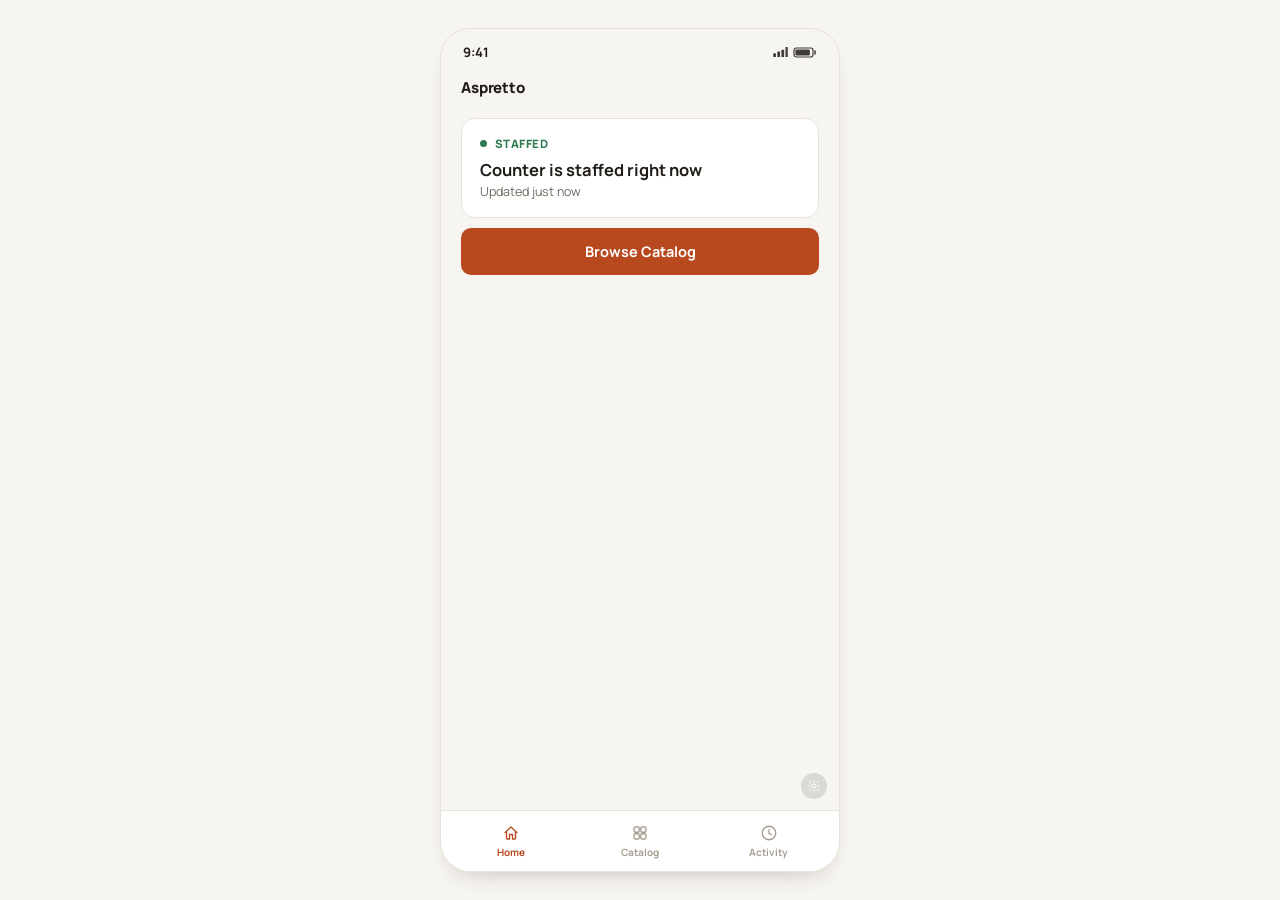
<file: final/index.html>
<!DOCTYPE html>
<html lang="en">
<head>
<meta charset="UTF-8">
<meta name="viewport" content="width=device-width, initial-scale=1, viewport-fit=cover">
<title>Aspretto</title>
<link rel="preconnect" href="https://fonts.googleapis.com">
<link rel="preconnect" href="https://fonts.gstatic.com" crossorigin>
<link href="https://fonts.googleapis.com/css2?family=Manrope:wght@400;500;600;700;800&display=swap" rel="stylesheet">
<style>
  :root{
    --paper:#F7F5F1; --card:#FFFFFF; --line:#E7E1D7;
    --ink:#201C17; --ink-soft:#726A5F; --ink-faint:#A79E92;
    --brand:#B8481E; --brand-ink:#7C3013; --brand-tint:#F1E0D4;
    --ok:#2F7A4F; --ok-tint:#E1F0E6;
    --warn:#A9720F; --warn-tint:#F5E9D0;
    --bad:#B23A32; --bad-tint:#F5DDDA;
    --shadow:0 12px 26px -16px rgba(40,26,14,.32);
  }
  :root:not([data-theme="light"]){
    @media (prefers-color-scheme: dark){
      --paper:#141210; --card:#1C1814; --line:#302921;
      --ink:#F0EBE3; --ink-soft:#AFA595; --ink-faint:#726A5F;
      --brand:#E37A4D; --brand-ink:#F3A47D; --brand-tint:#302119;
      --ok-tint:#122A1D; --warn-tint:#2C2310; --bad-tint:#2E1A18;
      --shadow:0 12px 26px -16px rgba(0,0,0,.6);
    }
  }
  :root[data-theme="dark"]{
    --paper:#141210; --card:#1C1814; --line:#302921;
    --ink:#F0EBE3; --ink-soft:#AFA595; --ink-faint:#726A5F;
    --brand:#E37A4D; --brand-ink:#F3A47D; --brand-tint:#302119;
    --ok-tint:#122A1D; --warn-tint:#2C2310; --bad-tint:#2E1A18;
    --shadow:0 12px 26px -16px rgba(0,0,0,.6);
  }

  *{box-sizing:border-box; -webkit-tap-highlight-color:transparent;}
  html,body{height:100%;}
  body{margin:0; background:var(--paper); color:var(--ink); font-family:'Manrope',system-ui,-apple-system,sans-serif; display:flex; align-items:center; justify-content:center; padding:env(safe-area-inset-top,0) 16px env(safe-area-inset-bottom,0);}
  h1,h2{font-weight:800; letter-spacing:-0.01em; margin:0;}

  #shell-outer{width:100%; max-width:400px; height:min(844px,100vh); padding-top:env(safe-area-inset-top,0); padding-bottom:env(safe-area-inset-bottom,0);}
  #phone{position:relative; width:100%; height:100%; background:var(--paper); border-radius:30px; overflow:hidden; box-shadow:var(--shadow); border:1px solid var(--line); display:flex; flex-direction:column;}
  @media (min-width:460px){ body{padding:32px 16px;} #shell-outer{height:844px;} }

  .statusbar{display:flex; justify-content:space-between; align-items:center; padding:14px 22px 0; flex-shrink:0;}
  .statusbar .time{font-size:13px; font-weight:700;}
  .statusbar .icons{display:flex; gap:5px; align-items:center; color:var(--ink); opacity:.85;}

  #app{flex:1; overflow-y:auto; position:relative; -webkit-overflow-scrolling:touch;}
  .screen{padding:6px 20px 28px; animation:fadeUp .18s ease;}
  @keyframes fadeUp{from{opacity:0; transform:translateY(5px);} to{opacity:1; transform:none;}}

  .wordmark{font-size:15px; font-weight:800; letter-spacing:-0.01em; margin:10px 0 20px; display:block;}
  .h1{font-size:22px; margin:2px 0 3px;}
  .sub{color:var(--ink-soft); font-size:13px; margin:0 0 18px; line-height:1.5;}

  .btn{border:none; border-radius:10px; font-weight:700; font-family:inherit; font-size:14.5px; padding:14px 16px; width:100%; cursor:pointer; display:flex; align-items:center; justify-content:center; gap:8px; transition:transform .1s ease, opacity .15s ease;}
  .btn:active{transform:scale(.97);}
  .btn:disabled{opacity:.5; pointer-events:none;}
  .btn-primary{background:var(--brand); color:#fff;}
  .btn-ghost{background:transparent; color:var(--ink); border:1.4px solid var(--line);}
  .btn-danger{background:transparent; color:var(--bad); border:1.4px solid var(--bad-tint);}

  .card{background:var(--card); border:1px solid var(--line); border-radius:14px;}

  /* home */
  .status-card{padding:17px 18px; margin-bottom:10px;}
  .status-row{display:flex; align-items:center; gap:8px; margin-bottom:7px;}
  .dot{width:7px; height:7px; border-radius:50%; flex-shrink:0;}
  .status-label{font-size:11.5px; font-weight:800; text-transform:uppercase; letter-spacing:.04em;}
  .staffed .dot,.staffed .status-label{color:var(--ok);} .staffed .dot{background:var(--ok);}
  .unstaffed .dot,.unstaffed .status-label{color:var(--bad);} .unstaffed .dot{background:var(--bad);}
  .status-headline{font-size:16.5px; font-weight:700; margin-bottom:2px;}
  .status-sub{font-size:12.5px; color:var(--ink-soft);}

  .alert-row{display:flex; align-items:center; gap:11px; padding:13px 14px; border-radius:12px; background:var(--brand-tint); margin-bottom:12px; cursor:pointer;}
  .alert-row .ic{color:var(--brand-ink); flex-shrink:0; display:flex;}
  .alert-row .txt{flex:1; font-size:13px; font-weight:700; line-height:1.3;}
  .alert-row .txt small{display:block; font-weight:500; color:var(--ink-soft); font-size:11.5px; margin-top:1px;}

  .navbar{display:flex; border-top:1px solid var(--line); background:var(--card); flex-shrink:0; padding:7px 6px calc(6px + env(safe-area-inset-bottom,0));}
  .nav-btn{flex:1; background:none; border:none; display:flex; flex-direction:column; align-items:center; gap:3px; padding:6px 0; font-family:inherit; font-size:10px; font-weight:700; color:var(--ink-faint); cursor:pointer;}
  .nav-btn.active{color:var(--brand);}

  /* catalog list — single row, tap-through pattern, no stacked icon buttons */
  .cat-heading{font-size:11px; font-weight:800; text-transform:uppercase; letter-spacing:.05em; color:var(--ink-faint); margin:16px 2px 7px;}
  .cat-heading:first-child{margin-top:2px;}
  .item-row{display:flex; align-items:center; gap:12px; padding:12px 10px; border-radius:12px; cursor:pointer; border:1px solid transparent;}
  .item-row:active{background:var(--brand-tint);}
  .item-row + .item-row{margin-top:2px;}
  .monogram{width:38px; height:38px; border-radius:10px; background:var(--brand-tint); color:var(--brand-ink); display:flex; align-items:center; justify-content:center; font-weight:800; font-size:14.5px; flex-shrink:0;}
  .item-info{flex:1; min-width:0;}
  .item-top{display:flex; align-items:center; gap:6px;}
  .veg-mark{width:11px; height:11px; border:1.3px solid var(--ok); border-radius:2px; display:flex; align-items:center; justify-content:center; flex-shrink:0;}
  .veg-mark::after{content:''; width:4.5px; height:4.5px; border-radius:50%; background:var(--ok);}
  .item-name{font-weight:700; font-size:14px;}
  .item-variety{font-size:11.5px; color:var(--ink-soft); margin-top:1px;}
  .item-right{display:flex; flex-direction:column; align-items:flex-end; gap:4px; flex-shrink:0;}
  .price{font-size:13px; font-weight:800;}
  .status-badge{display:inline-flex; align-items:center; gap:4px; font-size:10px; font-weight:700; padding:2.5px 8px; border-radius:99px;}
  .status-badge::before{content:''; width:5.5px; height:5.5px; border-radius:50%; background:currentColor;}
  .status-badge.in-stock{background:var(--ok-tint); color:var(--ok);}
  .status-badge.low{background:var(--warn-tint); color:var(--warn);}
  .status-badge.out{background:var(--bad-tint); color:var(--bad);}
  .chevron-ic{color:var(--ink-faint); flex-shrink:0;}

  /* activity */
  .seg{display:flex; background:var(--card); border:1px solid var(--line); border-radius:11px; padding:3px; margin-bottom:14px;}
  .seg button{flex:1; border:none; background:none; padding:9px 4px; font-family:inherit; font-size:12px; font-weight:700; color:var(--ink-soft); border-radius:8px; cursor:pointer;}
  .seg button.active{background:var(--brand); color:#fff;}
  .activity-item{display:flex; align-items:center; gap:11px; padding:13px 14px; border:1px solid var(--line); border-radius:13px; margin-bottom:8px; background:var(--card);}
  .activity-item.tappable{cursor:pointer;}
  .activity-item.tappable:active{background:var(--brand-tint);}
  .activity-main{flex:1; min-width:0;}
  .activity-top{display:flex; justify-content:space-between; align-items:center; gap:8px; margin-bottom:2px;}
  .activity-name{font-weight:700; font-size:13.5px;}
  .chip{font-size:10px; font-weight:800; padding:2.5px 8px; border-radius:99px; text-transform:uppercase; letter-spacing:.01em; flex-shrink:0;}
  .chip.pending{background:var(--warn-tint); color:var(--warn);}
  .chip.ready{background:var(--ok-tint); color:var(--ok);}
  .chip.done{background:var(--line); color:var(--ink-faint);}
  .chip.cancelled{background:var(--bad-tint); color:var(--bad);}
  .chip.new{background:var(--bad-tint); color:var(--bad);}
  .chip.resolved{background:var(--ok-tint); color:var(--ok);}
  .activity-sub{font-size:11.5px; color:var(--ink-soft);}
  .empty-state{text-align:center; padding:46px 20px; color:var(--ink-faint);}
  .empty-state .ic{margin-bottom:9px; display:flex; justify-content:center; opacity:.55;}
  .empty-state p{font-size:13px; margin:0;}

  /* sheet */
  .overlay{position:absolute; inset:0; background:rgba(18,12,7,.42); display:flex; align-items:flex-end; z-index:20; animation:fadeIn .15s ease;}
  @keyframes fadeIn{from{opacity:0;} to{opacity:1;}}
  .sheet{background:var(--card); width:100%; border-radius:20px 20px 0 0; padding:8px 22px calc(22px + env(safe-area-inset-bottom,0)); animation:slideUp .19s cubic-bezier(.2,.8,.3,1); max-height:88%; overflow-y:auto;}
  @keyframes slideUp{from{transform:translateY(100%);} to{transform:translateY(0);}}
  .sheet-head{display:flex; align-items:center; justify-content:space-between; padding:10px 0 6px;}
  .sheet-head button{background:none; border:none; cursor:pointer; color:var(--ink-soft); display:flex; align-items:center; justify-content:center; width:30px; height:30px; border-radius:8px;}
  .sheet-head button:active{background:var(--paper);}

  .sheet-item-head{display:flex; align-items:center; gap:12px; margin:2px 0 16px;}
  .sheet-item-head .monogram{width:46px; height:46px; font-size:17px; border-radius:12px;}
  .sheet-item-head h2{font-size:17px;}
  .sheet-item-head .item-variety{font-size:12.5px;}

  .detail-meta{display:flex; align-items:center; gap:8px; padding:12px 14px; background:var(--paper); border-radius:11px; margin-bottom:18px; font-size:12.5px;}
  .detail-meta .price{font-size:15px;}
  .detail-meta .sep{color:var(--line); flex:0;}
  .detail-meta .grow{flex:1;}
  .detail-meta .eta{color:var(--ink-soft); display:flex; align-items:center; gap:4px;}

  .action-list{border:1px solid var(--line); border-radius:13px; overflow:hidden; margin-bottom:6px;}
  .action-row{width:100%; display:flex; align-items:center; gap:12px; padding:14px 14px; background:var(--card); border:none; border-bottom:1px solid var(--line); cursor:pointer; font-family:inherit; text-align:left;}
  .action-row:last-child{border-bottom:none;}
  .action-row:active{background:var(--paper);}
  .action-ic{width:32px; height:32px; border-radius:9px; background:var(--brand-tint); color:var(--brand-ink); display:flex; align-items:center; justify-content:center; flex-shrink:0;}
  .action-label{flex:1; font-size:14px; font-weight:700;}

  .center-flow{text-align:center; padding:6px 2px 4px;}
  .flow-ic{width:44px; height:44px; border-radius:13px; display:flex; align-items:center; justify-content:center; margin:0 auto 14px;}
  .flow-ic.ok{background:var(--ok-tint); color:var(--ok);}
  .flow-ic.bad{background:var(--bad-tint); color:var(--bad);}
  .flow-ic.brand{background:var(--brand-tint); color:var(--brand-ink);}
  .center-flow h2{font-size:17px; margin-bottom:6px;}
  .center-flow p{font-size:13px; color:var(--ink-soft); margin:0 0 18px; line-height:1.5;}

  textarea, input[type=text]{width:100%; border:1.3px solid var(--line); border-radius:10px; padding:11px 12px; font-family:inherit; font-size:13.5px; resize:none; margin-bottom:14px; background:var(--paper); color:var(--ink);}
  .stepper{display:flex; align-items:center; justify-content:center; gap:18px; margin:4px 0 16px;}
  .stepper button{width:36px; height:36px; border-radius:10px; border:1.3px solid var(--line); background:var(--paper); color:var(--ink); font-size:17px; font-weight:700; cursor:pointer;}
  .stepper span{font-size:19px; font-weight:800; min-width:22px; text-align:center;}
  .price-row{display:flex; justify-content:space-between; align-items:center; padding:12px 14px; background:var(--paper); border-radius:10px; margin-bottom:14px; font-size:13.5px;}
  .price-row strong{font-size:15px;}
  .pickup-code{font-size:24px; font-weight:800; letter-spacing:.07em; color:var(--brand-ink); margin:8px 0 3px;}
  .note{font-size:11px; color:var(--ink-faint); margin:0 0 18px;}
  .btn + .btn{margin-top:9px;}

  #diag-toggle{position:absolute; bottom:calc(72px + env(safe-area-inset-bottom,0)); right:12px; z-index:30; width:26px; height:26px; border-radius:50%; background:rgba(32,28,23,.25); color:#fff; border:none; cursor:pointer; display:flex; align-items:center; justify-content:center; opacity:.5;}
  #diag-panel{position:absolute; bottom:calc(104px + env(safe-area-inset-bottom,0)); right:12px; z-index:30; background:var(--card); border:1px solid var(--line); border-radius:12px; padding:8px; box-shadow:var(--shadow); display:none; flex-direction:column; gap:5px; width:206px;}
  #diag-panel.open{display:flex;}
  #diag-panel .mtitle{font-size:10px; font-weight:800; color:var(--ink-faint); text-transform:uppercase; letter-spacing:.03em; padding:2px 4px 3px;}
  #diag-panel button{text-align:left; background:var(--paper); border:1px solid var(--line); border-radius:7px; padding:7px 9px; font-size:11.5px; font-family:inherit; color:var(--ink); cursor:pointer;}
</style>
</head>
<body>
<div id="shell-outer"><div id="phone">
  <div class="statusbar">
    <span class="time" id="clock">9:41</span>
    <span class="icons">
      <svg width="15" height="10" viewBox="0 0 16 11" fill="currentColor"><rect x="0" y="7" width="3" height="4" rx="0.6"/><rect x="4.5" y="5" width="3" height="6" rx="0.6"/><rect x="9" y="3" width="3" height="8" rx="0.6"/><rect x="13.5" y="0" width="2.5" height="11" rx="0.6"/></svg>
      <svg width="24" height="11" viewBox="0 0 24 11" fill="none"><rect x="1" y="1" width="19" height="9" rx="2.2" stroke="currentColor" stroke-width="1.2"/><rect x="21.3" y="3.3" width="1.5" height="4.4" rx="0.6" fill="currentColor"/><rect x="2.4" y="2.4" width="14.5" height="6.2" rx="1.1" fill="currentColor"/></svg>
    </span>
  </div>
  <div id="app"></div>
  <div class="navbar">
    <button class="nav-btn" data-nav="home"></button>
    <button class="nav-btn" data-nav="catalog"></button>
    <button class="nav-btn" data-nav="activity"></button>
  </div>
  <button id="diag-toggle" title="diagnostics"></button>
  <div id="diag-panel">
    <div class="mtitle">Show error state</div>
    <button data-mod="error-load">Couldn't load catalog</button>
    <button data-mod="error-notify">Couldn't save notification</button>
    <button data-mod="error-report">Couldn't submit report</button>
    <button data-mod="error-order">Couldn't place pre-order</button>
    <div class="mtitle" style="margin-top:4px;">Session</div>
    <button id="export-btn">Export navigation log</button>
    <button id="reset-btn">Reset local data</button>
  </div>
</div></div>

<script>
/* ---------- icon set (line icons only, no emoji) ---------- */
const ICONS = {
  home:'<path d="M4 11.5 12 4l8 7.5"/><path d="M6 10v9a1 1 0 0 0 1 1h3v-6h4v6h3a1 1 0 0 0 1-1v-9"/>',
  grid:'<rect x="4" y="4" width="7" height="7" rx="2"/><rect x="13" y="4" width="7" height="7" rx="2"/><rect x="4" y="13" width="7" height="7" rx="2"/><rect x="13" y="13" width="7" height="7" rx="2"/>',
  activity:'<circle cx="12" cy="12" r="9"/><path d="M12 7.5v5l3.2 1.8"/>',
  bell:'<path d="M6.5 10a5.5 5.5 0 0 1 11 0c0 4 1.3 5 1.3 5H5.2S6.5 14 6.5 10Z"/><path d="M10 19a2 2 0 0 0 4 0"/>',
  flag:'<path d="M6 3v18"/><path d="M6 4.2h9.5l-1.8 3.6 1.8 3.6H6"/>',
  bag:'<path d="M6 8h12l-1 12.5H7L6 8Z"/><path d="M9 8V6.3a3 3 0 0 1 6 0V8"/>',
  check:'<circle cx="12" cy="12" r="9"/><path d="M8 12.3l2.6 2.6L16 9.3"/>',
  alert:'<path d="M12 3 2.5 20h19L12 3Z"/><path d="M12 9.7v4"/><circle cx="12" cy="16.6" r=".2" fill="currentColor"/>',
  chevron:'<path d="M9 6l6 6-6 6"/>',
  back:'<path d="M15 6L9 12l6 6"/>',
  x:'<path d="M6 6l12 12"/><path d="M18 6L6 18"/>',
  clock:'<circle cx="12" cy="12" r="9"/><path d="M12 7v5l3 2"/>',
  cog:'<circle cx="12" cy="12" r="3.2"/><path d="M12 2.5v2.6M12 18.9v2.6M4.6 4.6l1.8 1.8M17.6 17.6l1.8 1.8M2.5 12h2.6M18.9 12h2.6M4.6 19.4l1.8-1.8M17.6 6.4l1.8-1.8"/>',
};
function icon(name,size=20,strokeW=1.8){ return `<svg width="${size}" height="${size}" viewBox="0 0 24 24" fill="none" stroke="currentColor" stroke-width="${strokeW}" stroke-linecap="round" stroke-linejoin="round">${ICONS[name]||''}</svg>`; }
document.querySelector('[data-nav="home"]').innerHTML = icon('home',18)+'<span>Home</span>';
document.querySelector('[data-nav="catalog"]').innerHTML = icon('grid',18)+'<span>Catalog</span>';
document.querySelector('[data-nav="activity"]').innerHTML = icon('activity',18)+'<span>Activity</span>';
document.getElementById('diag-toggle').innerHTML = icon('cog',14);
document.querySelectorAll('.nav-btn').forEach(b=>b.style.cssText+='display:flex;flex-direction:column;align-items:center;gap:3px;');

/* ---------- shared local "backend" ---------- */
const LS = { catalog:'aspretto_catalog', staffed:'aspretto_staffed', preorders:'aspretto_preorders', reports:'aspretto_reports', notifies:'aspretto_notifies' };
const DEFAULT_CATALOG = [
  {id:'cookies',  name:'Cookies',   category:'Snacks',    variety:'Chocolate chip', veg:true, price:20, status:'low', qty:3,  eta:'~2 hrs'},
  {id:'sandwich', name:'Sandwich',  category:'Snacks',    variety:'Veg & cheese',   veg:true, price:40, status:'out', qty:0,  eta:'Tomorrow, 9 AM'},
  {id:'chips',    name:'Chips',     category:'Snacks',    variety:'Masala',         veg:true, price:20, status:'in-stock', qty:18},
  {id:'muffin',   name:'Muffin',    category:'Snacks',    variety:'Banana',         veg:true, price:35, status:'in-stock', qty:9},
  {id:'granola',  name:'Granola Bar',category:'Snacks',   variety:'Oats & honey',   veg:true, price:25, status:'in-stock', qty:14},
  {id:'wafers',   name:'Wafers',    category:'Snacks',    variety:'Chocolate',      veg:true, price:15, status:'in-stock', qty:30},
  {id:'namkeen',  name:'Namkeen Pack',category:'Snacks',  variety:'Spicy mix',      veg:true, price:20, status:'low', qty:4, eta:'~2 hrs'},
  {id:'juice',    name:'Juice',     category:'Beverages', variety:'Mixed fruit',    veg:true, price:30, status:'in-stock', qty:22},
];
function loadJSON(k,f){ try{ const v=localStorage.getItem(k); return v?JSON.parse(v):f; }catch(e){ return f; } }
function saveJSON(k,v){ try{ localStorage.setItem(k,JSON.stringify(v)); }catch(e){} }
function getCatalog(){ let c=loadJSON(LS.catalog,null); if(!c){ c=DEFAULT_CATALOG; saveJSON(LS.catalog,c); } return c; }
function getStaffed(){ const v=localStorage.getItem(LS.staffed); return v===null?true:v==='true'; }
function getPreorders(){ return loadJSON(LS.preorders,[]); }
function getReports(){ return loadJSON(LS.reports,[]); }
function getNotifies(){ return loadJSON(LS.notifies,[]); }
const STATUS_LABEL = {'in-stock':'In Stock','low':'Low','out':'Out'};
function genCode(){ return Math.floor(1000+Math.random()*9000).toString(); }
function initial(name){ return name.charAt(0).toUpperCase(); }

/* ---------- nav logging ---------- */
let sessionLog=[]; const sessionStart=Date.now();
function log(type,detail){ sessionLog.push({t:Date.now()-sessionStart, type, ...detail}); }
log('session_start',{});
function exportLog(){
  const payload={session_started:new Date(sessionStart).toISOString(), duration_ms:Date.now()-sessionStart, events:sessionLog};
  const blob=new Blob([JSON.stringify(payload,null,2)],{type:'application/json'});
  const url=URL.createObjectURL(blob); const a=document.createElement('a');
  a.href=url; a.download='aspretto-session-'+sessionStart+'.json'; document.body.appendChild(a); a.click(); a.remove(); URL.revokeObjectURL(url);
}

/* ---------- state ----------
   sheet shapes:
   {kind:'item', step:'detail'|'notify'|'notify-done'|'report'|'report-done'|'preorder'|'preorder-done', item, qty, pickupName}
   {kind:'order', order}   {kind:'alert', rec}   {kind:'error', which}
*/
let state = { tab:'home', activitySeg:'orders', sheet:null };

function goTab(tab){ state.tab=tab; state.sheet=null; log('navigate',{to:tab}); render(); }
function tap(label){ log('tap',{label}); }
function openItem(item){ state.sheet={kind:'item', step:'detail', item, qty:1, pickupName:''}; log('open_item_detail',{item:item.name}); render(); }
function itemStep(step){ state.sheet.step=step; log('sheet_step',{step}); render(); }
function openOrder(order){ state.sheet={kind:'order', order}; log('open_order_detail',{id:order.id}); render(); }
function openAlert(rec){ state.sheet={kind:'alert', rec}; log('open_alert_detail',{id:rec.id}); render(); }
function closeSheet(){ log('sheet_close',{}); state.sheet=null; render(); }

/* ---------- screens ---------- */
function screenHome(){
  const staffed=getStaffed();
  const activeNotifies=getNotifies().filter(n=>n.status==='active');
  const activeOrders=getPreorders().filter(o=>o.status==='pending'||o.status==='ready');
  const activeCount=activeNotifies.length+activeOrders.length;
  return `
    <div class="screen">
      <span class="wordmark">Aspretto</span>
      <div class="status-card card ${staffed?'staffed':'unstaffed'}">
        <div class="status-row"><span class="dot"></span><span class="status-label">${staffed?'Staffed':'Unstaffed'}</span></div>
        <div class="status-headline">${staffed?'Counter is staffed right now':'No one\u2019s at the counter'}</div>
        <div class="status-sub">${staffed?'Updated just now':'Last confirmed: 40 min ago'}</div>
      </div>
      ${activeCount>0 ? `
      <div class="alert-row" onclick="tap('home_alert_tap'); goTab('activity')">
        <span class="ic">${icon('bell',17)}</span>
        <div class="txt">${activeCount} active alert${activeCount>1?'s':''}<small>Pre-orders & restock notifications</small></div>
        <span class="ic">${icon('chevron',15)}</span>
      </div>` : ``}
      <button class="btn btn-primary" onclick="tap('view_catalog'); goTab('catalog')">Browse Catalog</button>
    </div>`;
}

function screenCatalog(){
  const items=getCatalog();
  const cats=[...new Set(items.map(i=>i.category))];
  const rows = cats.map(cat => `
    <div class="cat-heading">${cat}</div>
    ${items.filter(i=>i.category===cat).map(it => `
      <div class="item-row" onclick='tap("open_${it.id}"); openItem(${JSON.stringify(it)})'>
        <div class="monogram">${initial(it.name)}</div>
        <div class="item-info">
          <div class="item-top">${it.veg?'<span class="veg-mark"></span>':''}<span class="item-name">${it.name}</span></div>
          <div class="item-variety">${it.variety}</div>
        </div>
        <div class="item-right">
          <span class="price">\u20B9${it.price}</span>
          <span class="status-badge ${it.status}">${STATUS_LABEL[it.status]}</span>
        </div>
        <span class="chevron-ic">${icon('chevron',16)}</span>
      </div>`).join('')}
  `).join('');
  return `
    <div class="screen">
      <span class="wordmark">Aspretto</span>
      <h1 class="h1">Catalog</h1>
      <p class="sub">Tap an item for details, alerts, pre-order, or to report an issue.</p>
      ${rows}
    </div>`;
}

function screenActivity(){
  const seg=state.activitySeg;
  const orders=getPreorders(), notifies=getNotifies(), reports=getReports();
  let body='';
  if(seg==='orders'){
    body = orders.length ? orders.slice().reverse().map(o => {
      const tappable = o.status==='pending' || o.status==='ready';
      const chipClass = o.status==='pending'?'pending':o.status==='ready'?'ready':o.status==='cancelled'?'cancelled':'done';
      const chipLabel = {pending:'Pending', ready:'Ready', picked_up:'Picked up', cancelled:'Cancelled'}[o.status];
      return `<div class="activity-item ${tappable?'tappable':''}" ${tappable?`onclick='tap("open_order"); openOrder(${JSON.stringify(o)})'`:''}>
        <div class="activity-main">
          <div class="activity-top"><span class="activity-name">${o.itemName} \u00d7${o.qty}</span><span class="chip ${chipClass}">${chipLabel}</span></div>
          <div class="activity-sub">Code ${o.pickupCode} \u00b7 \u20B9${o.price*o.qty}</div>
        </div>
        ${tappable ? `<span class="chevron-ic">${icon('chevron',15)}</span>` : ''}
      </div>`;
    }).join('') : emptyState('bag','No pre-orders yet');
  } else if(seg==='alerts'){
    body = notifies.length ? notifies.slice().reverse().map(n => {
      const tappable = n.status==='active';
      const chipClass = n.status==='active'?'pending':n.status==='cancelled'?'cancelled':'done';
      const chipLabel = {active:'Active', fulfilled:'Fulfilled', cancelled:'Cancelled'}[n.status];
      return `<div class="activity-item ${tappable?'tappable':''}" ${tappable?`onclick='tap("open_alert"); openAlert(${JSON.stringify(n)})'`:''}>
        <div class="activity-main">
          <div class="activity-top"><span class="activity-name">${n.itemName}</span><span class="chip ${chipClass}">${chipLabel}</span></div>
          <div class="activity-sub">${n.status==='active' ? "We'll ping you when it restocks" : n.status==='fulfilled' ? 'Restocked \u2014 alert sent' : 'You cancelled this alert'}</div>
        </div>
        ${tappable ? `<span class="chevron-ic">${icon('chevron',15)}</span>` : ''}
      </div>`;
    }).join('') : emptyState('bell','No restock alerts set');
  } else {
    body = reports.length ? reports.slice().reverse().map(r => `
      <div class="activity-item">
        <div class="activity-main">
          <div class="activity-top"><span class="activity-name">${r.itemName}</span><span class="chip ${r.status==='new'?'new':'resolved'}">${r.status==='new'?'Submitted':'Resolved'}</span></div>
          <div class="activity-sub">${r.note ? r.note : 'No details added'}</div>
        </div>
      </div>`).join('') : emptyState('flag','No reports submitted');
  }
  return `
    <div class="screen">
      <span class="wordmark">Aspretto</span>
      <h1 class="h1">Activity</h1>
      <p class="sub">Your pre-orders, alerts, and reports.</p>
      <div class="seg">
        <button class="${seg==='orders'?'active':''}" onclick="tap('seg_orders'); state.activitySeg='orders'; render()">Orders</button>
        <button class="${seg==='alerts'?'active':''}" onclick="tap('seg_alerts'); state.activitySeg='alerts'; render()">Alerts</button>
        <button class="${seg==='reports'?'active':''}" onclick="tap('seg_reports'); state.activitySeg='reports'; render()">Reports</button>
      </div>
      ${body}
    </div>`;
}
function emptyState(iconName,text){ return `<div class="empty-state"><div class="ic">${icon(iconName,28)}</div><p>${text}</p></div>`; }

/* ---------- item sheet steps ---------- */
function sheetHead(showBack){
  return `<div class="sheet-head">
    ${showBack ? `<button onclick="tap('sheet_back'); itemStep('detail')">${icon('back',18)}</button>` : `<span></span>`}
    <button onclick="tap('sheet_close'); closeSheet()">${icon('x',18)}</button>
  </div>`;
}
function itemDetailStep(item){
  const actions = [];
  if(item.status !== 'in-stock') actions.push({step:'notify', ic:'bell', label:'Set restock alert'});
  actions.push({step:'preorder', ic:'bag', label:'Pre-order this item'});
  actions.push({step:'report', ic:'flag', label:'Report an issue'});
  return `
    ${sheetHead(false)}
    <div class="sheet-item-head">
      <div class="monogram">${initial(item.name)}</div>
      <div><h2>${item.name}</h2><div class="item-variety">${item.variety}${item.veg?' \u00b7 Veg':''}</div></div>
    </div>
    <div class="detail-meta">
      <span class="price">\u20B9${item.price}</span>
      <span class="sep">\u00b7</span>
      <span class="status-badge ${item.status}">${STATUS_LABEL[item.status]}</span>
      <span class="grow"></span>
      ${item.status==='in-stock' ? `<span class="eta">${item.qty} left</span>` : `<span class="eta">${icon('clock',13)} ${item.eta||'\u2014'}</span>`}
    </div>
    <div class="action-list">
      ${actions.map(a => `<button class="action-row" onclick='tap("action_${a.step}_${item.id}"); itemStep("${a.step}")'>
        <span class="action-ic">${icon(a.ic,16)}</span><span class="action-label">${a.label}</span>${icon('chevron',15)}
      </button>`).join('')}
    </div>`;
}
function notifyStep(item){
  return `${sheetHead(true)}
    <div class="center-flow">
      <div class="flow-ic brand">${icon('bell',19)}</div>
      <h2>Notify me when ${item.name} restocks?</h2>
      <p>We'll send an alert the moment staff update it back to In Stock.</p>
      <button class="btn btn-primary" onclick='tap("confirm_notify_${item.id}"); handleNotifyConfirm(${JSON.stringify(item)})'>Confirm</button>
      <button class="btn btn-ghost" onclick="tap('cancel_notify'); itemStep('detail')">Back</button>
    </div>`;
}
function notifyDoneStep(item){
  return `<div class="center-flow">
      <div class="flow-ic ok">${icon('check',19)}</div>
      <h2>You're on the list</h2>
      <p>We'll ping you the moment ${item.name} is back in stock.</p>
      <button class="btn btn-primary" onclick="tap('done_notify'); closeSheet()">Done</button>
    </div>`;
}
function reportStep(item){
  return `${sheetHead(true)}
    <div class="center-flow" style="text-align:left;">
      <div class="flow-ic brand">${icon('flag',19)}</div>
      <h2>Report an issue with ${item.name}</h2>
      <p>Wrong stock status, empty shelf, anything staff should know.</p>
      <textarea rows="3" id="report-note" placeholder="Details (optional)"></textarea>
      <button class="btn btn-primary" onclick='tap("submit_report_${item.id}"); handleReportSubmit(${JSON.stringify(item)})'>Submit Report</button>
      <button class="btn btn-ghost" onclick="tap('cancel_report'); itemStep('detail')">Back</button>
    </div>`;
}
function reportDoneStep(item){
  return `<div class="center-flow">
      <div class="flow-ic ok">${icon('check',19)}</div>
      <h2>Report sent</h2>
      <p>${item.name} reported. Track its status under Activity \u2192 Reports.</p>
      <button class="btn btn-primary" onclick="tap('done_report'); closeSheet()">Done</button>
    </div>`;
}
function preorderStep(item, qty){
  const total = item.price*qty;
  return `${sheetHead(true)}
    <div class="center-flow" style="text-align:left;">
      <div class="flow-ic brand">${icon('bag',19)}</div>
      <h2>Pre-order ${item.name}</h2>
      <p>Reserve it now, pay ahead, skip the wait at the counter.</p>
      <div class="stepper">
        <button onclick="tap('qty_minus'); state.sheet.qty=Math.max(1,state.sheet.qty-1); render()">\u2212</button>
        <span>${qty}</span>
        <button onclick="tap('qty_plus'); state.sheet.qty=Math.min(9,state.sheet.qty+1); render()">+</button>
      </div>
      <input type="text" id="pickup-name" placeholder="Your name, for pickup" value="${state.sheet.pickupName}">
      <div class="price-row"><span>Total</span><strong>\u20B9${total}</strong></div>
      <button class="btn btn-primary" id="pay-btn" onclick='tap("pay_${item.id}"); handlePreorderPay(${JSON.stringify(item)})'>Pay & Reserve</button>
      <button class="btn btn-ghost" onclick="tap('cancel_preorder'); itemStep('detail')">Back</button>
    </div>`;
}
function preorderDoneStep(order){
  return `<div class="center-flow">
      <div class="flow-ic ok">${icon('check',19)}</div>
      <h2>Order reserved</h2>
      <p>Show this code at the counter.</p>
      <div class="pickup-code">${order.pickupCode}</div>
      <p class="note">${order.itemName} \u00d7${order.qty} \u00b7 \u20B9${order.price*order.qty} \u00b7 usually ready in 15\u201320 min</p>
      <button class="btn btn-primary" onclick="tap('done_preorder'); closeSheet()">Done</button>
    </div>`;
}

/* ---------- order / alert detail sheets ---------- */
function orderDetailSheet(order){
  const canCancel = order.status==='pending';
  return `${sheetHead(false)}
    <div class="center-flow">
      <div class="flow-ic brand">${icon('bag',19)}</div>
      <h2>${order.itemName} \u00d7${order.qty}</h2>
      <p>Placed ${new Date(order.placedAt).toLocaleString()}</p>
      <div class="pickup-code">${order.pickupCode}</div>
      <p class="note">\u20B9${order.price*order.qty} \u00b7 for ${order.pickupName} \u00b7 status: ${order.status==='pending'?'Pending':'Ready for pickup'}</p>
      ${canCancel ? `<button class="btn btn-danger" onclick='tap("cancel_order_${order.id}"); cancelOrder(${order.id})'>Cancel order</button>` : ''}
      <button class="btn btn-ghost" onclick="tap('close_order_detail'); closeSheet()">Close</button>
    </div>`;
}
function alertDetailSheet(rec){
  return `${sheetHead(false)}
    <div class="center-flow">
      <div class="flow-ic brand">${icon('bell',19)}</div>
      <h2>${rec.itemName}</h2>
      <p>Set ${new Date(rec.createdAt).toLocaleString()} \u2014 we'll notify you when it's back in stock.</p>
      <button class="btn btn-danger" onclick='tap("cancel_alert_${rec.id}"); cancelAlert(${rec.id})'>Cancel alert</button>
      <button class="btn btn-ghost" onclick="tap('close_alert_detail'); closeSheet()">Close</button>
    </div>`;
}

/* ---------- error sheet ---------- */
function errorSheet(kind){
  const copy = {
    'error-load':{title:"Couldn't load catalog.", sub:"Check your connection and try again.", back:'Back to Home', backFn:"goTab('home')"},
    'error-notify':{title:"Couldn't save notification.", sub:"Something went wrong on our end. Please try again.", back:'Cancel', backFn:'closeSheet()'},
    'error-report':{title:"Couldn't submit report.", sub:"Your report couldn't be sent. Check your connection and try again.", back:'Cancel', backFn:'closeSheet()'},
    'error-order':{title:"Couldn't place pre-order.", sub:"Payment didn't go through. Nothing was charged.", back:'Cancel', backFn:'closeSheet()'},
  }[kind];
  return `<div class="center-flow">
      <div class="flow-ic bad">${icon('alert',19)}</div>
      <h2>${copy.title}</h2>
      <p>${copy.sub}</p>
      <button class="btn btn-primary" onclick="tap('retry_${kind}'); closeSheet()">Retry</button>
      <button class="btn btn-ghost" onclick="tap('error_back'); ${copy.backFn}">${copy.back}</button>
    </div>`;
}

/* ---------- handlers ---------- */
function handleNotifyConfirm(item){
  const list=getNotifies(); list.push({id:Date.now(), itemId:item.id, itemName:item.name, status:'active', createdAt:Date.now()});
  saveJSON(LS.notifies,list); log('action',{result:'notify_confirmed', item:item.name});
  state.sheet.step='notify-done'; render();
}
function handleReportSubmit(item){
  const note = document.getElementById('report-note') ? document.getElementById('report-note').value : '';
  const list=getReports(); list.push({id:Date.now(), itemId:item.id, itemName:item.name, note, status:'new', reportedAt:Date.now()});
  saveJSON(LS.reports,list); log('action',{result:'report_confirmed', item:item.name});
  state.sheet.step='report-done'; render();
}
function handlePreorderPay(item){
  const nameInput=document.getElementById('pickup-name');
  state.sheet.pickupName = nameInput ? (nameInput.value || 'Guest') : 'Guest';
  const btn=document.getElementById('pay-btn');
  if(btn){ btn.disabled=true; btn.textContent='Processing\u2026'; }
  setTimeout(()=>{
    const order={id:Date.now(), itemId:item.id, itemName:item.name, qty:state.sheet.qty, price:item.price, pickupName:state.sheet.pickupName, pickupCode:genCode(), status:'pending', placedAt:Date.now()};
    const list=getPreorders(); list.push(order); saveJSON(LS.preorders,list);
    log('action',{result:'preorder_confirmed', item:item.name, qty:order.qty});
    state.sheet.step='preorder-done'; state.sheet.order=order; render();
  }, 650);
}
function cancelOrder(id){
  const list=getPreorders(); const o=list.find(x=>x.id===id); if(o) o.status='cancelled';
  saveJSON(LS.preorders,list); log('action',{result:'order_cancelled', id});
  closeSheet();
}
function cancelAlert(id){
  const list=getNotifies(); const n=list.find(x=>x.id===id); if(n) n.status='cancelled';
  saveJSON(LS.notifies,list); log('action',{result:'alert_cancelled', id});
  closeSheet();
}

/* ---------- render ---------- */
function render(){
  const app=document.getElementById('app');
  const screens={home:screenHome, catalog:screenCatalog, activity:screenActivity};
  app.innerHTML = screens[state.tab]();
  document.querySelectorAll('.nav-btn').forEach(b=> b.classList.toggle('active', b.dataset.nav===state.tab));

  const existing = document.getElementById('phone').querySelector('.overlay');
  if(existing) existing.remove();

  if(!state.sheet) return;
  let inner='';
  const s=state.sheet;
  if(s.kind==='item'){
    if(s.step==='detail') inner=itemDetailStep(s.item);
    else if(s.step==='notify') inner=notifyStep(s.item);
    else if(s.step==='notify-done') inner=notifyDoneStep(s.item);
    else if(s.step==='report') inner=reportStep(s.item);
    else if(s.step==='report-done') inner=reportDoneStep(s.item);
    else if(s.step==='preorder') inner=preorderStep(s.item, s.qty);
    else if(s.step==='preorder-done') inner=preorderDoneStep(s.order);
  } else if(s.kind==='order'){ inner=orderDetailSheet(s.order); }
  else if(s.kind==='alert'){ inner=alertDetailSheet(s.rec); }
  else if(s.kind==='error'){ inner=errorSheet(s.which); }

  document.getElementById('phone').insertAdjacentHTML('beforeend',
    `<div class="overlay" onclick="if(event.target===this){tap('dismiss_backdrop'); closeSheet();}"><div class="sheet">${inner}</div></div>`);
}

document.querySelectorAll('.nav-btn').forEach(b=> b.addEventListener('click', ()=> goTab(b.dataset.nav)));
document.getElementById('diag-toggle').addEventListener('click', ()=> document.getElementById('diag-panel').classList.toggle('open'));
document.querySelectorAll('#diag-panel [data-mod]').forEach(b=> b.addEventListener('click', ()=>{
  log('moderator_trigger',{shown:b.dataset.mod}); state.sheet={kind:'error', which:b.dataset.mod};
  document.getElementById('diag-panel').classList.remove('open'); render();
}));
document.getElementById('export-btn').addEventListener('click', ()=>{ log('export',{}); exportLog(); });
document.getElementById('reset-btn').addEventListener('click', ()=>{
  [LS.catalog,LS.staffed,LS.preorders,LS.reports,LS.notifies].forEach(k=>localStorage.removeItem(k));
  sessionLog=[]; state={tab:'home', activitySeg:'orders', sheet:null};
  log('session_reset',{}); document.getElementById('diag-panel').classList.remove('open'); render();
});

render();
</script>
</body>
</html>
</file>
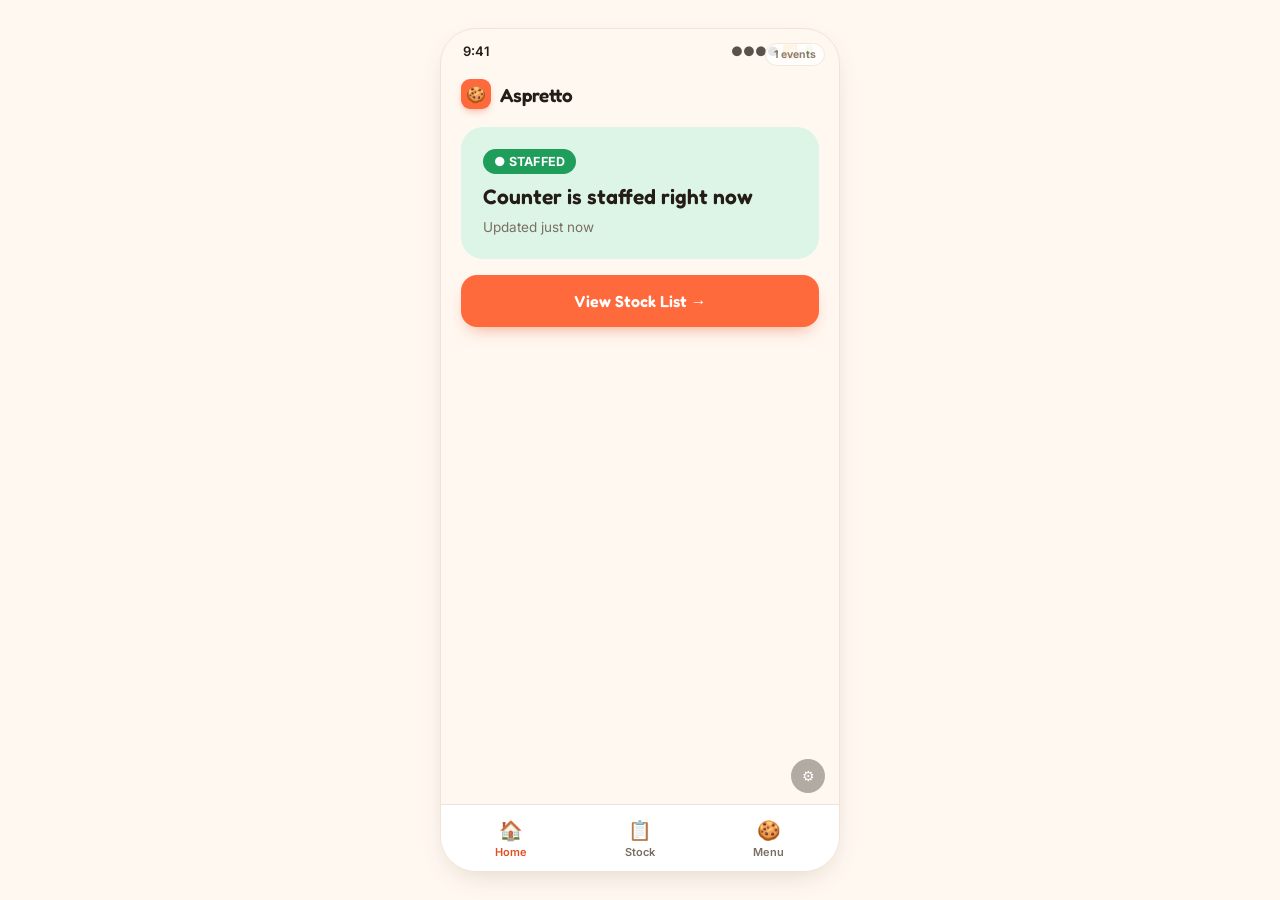
<file: prototype-v2/index.html>
<!DOCTYPE html>
<html lang="en">
<head>
<meta charset="UTF-8">
<meta name="viewport" content="width=device-width, initial-scale=1, viewport-fit=cover">
<title>Aspretto</title>
<link rel="preconnect" href="https://fonts.googleapis.com">
<link rel="preconnect" href="https://fonts.gstatic.com" crossorigin>
<link href="https://fonts.googleapis.com/css2?family=Fredoka:wght@500;600;700&family=Inter:wght@400;500;600;700&display=swap" rel="stylesheet">
<style>
  :root{
    --brand:#FF6A3D;
    --brand-deep:#E24E1F;
    --brand-tint:#FFE7DB;
    --ink:#241C16;
    --ink-soft:#7A6E63;
    --paper:#FFF8F1;
    --card:#FFFFFF;
    --rule:#F0E4D8;
    --shadow:0 10px 30px -12px rgba(80,50,20,0.22);

    --ok:#1E9E5A;
    --ok-tint:#DCF5E6;
    --warn:#DA8B12;
    --warn-tint:#FCEACB;
    --bad:#E5484D;
    --bad-tint:#FBDFDF;
  }
  :root:not([data-theme="light"]){
    @media (prefers-color-scheme: dark){
      --ink:#F6EFE8; --ink-soft:#BFB0A2; --paper:#1A1410; --card:#241B14; --rule:#3A2E22;
      --brand-tint:#3D2418; --ok-tint:#123422; --warn-tint:#3A2A0C; --bad-tint:#3A1518;
      --shadow:0 10px 30px -12px rgba(0,0,0,0.5);
    }
  }
  :root[data-theme="dark"]{
    --ink:#F6EFE8; --ink-soft:#BFB0A2; --paper:#1A1410; --card:#241B14; --rule:#3A2E22;
    --brand-tint:#3D2418; --ok-tint:#123422; --warn-tint:#3A2A0C; --bad-tint:#3A1518;
    --shadow:0 10px 30px -12px rgba(0,0,0,0.5);
  }

  *{box-sizing:border-box; -webkit-tap-highlight-color:transparent;}
  html,body{height:100%;}
  body{
    margin:0;
    background:var(--paper);
    color:var(--ink);
    font-family:'Inter', system-ui, -apple-system, sans-serif;
    display:flex;
    align-items:center;
    justify-content:center;
    padding:env(safe-area-inset-top,0) 16px env(safe-area-inset-bottom,0);
  }
  h1,h2,h3,.display{
    font-family:'Fredoka', system-ui, sans-serif;
    font-weight:600;
    letter-spacing:-0.01em;
  }

  /* ---- phone shell ---- */
  #shell-outer{
    width:100%;
    max-width:400px;
    height:min(844px, 100vh);
    padding-top:env(safe-area-inset-top,0);
    padding-bottom:env(safe-area-inset-bottom,0);
  }
  #phone{
    position:relative;
    width:100%;
    height:100%;
    background:var(--paper);
    border-radius:36px;
    overflow:hidden;
    box-shadow:var(--shadow);
    border:1px solid var(--rule);
    display:flex;
    flex-direction:column;
  }
  @media (min-width:460px){
    body{padding:32px 16px;}
    #shell-outer{height:844px;}
  }

  .statusbar{
    display:flex; justify-content:space-between; align-items:center;
    padding:14px 22px 4px; font-size:13px; font-weight:600; flex-shrink:0;
  }
  .statusbar .icons{display:flex; gap:5px; align-items:center; opacity:.75;}

  #app{
    flex:1;
    overflow-y:auto;
    position:relative;
    -webkit-overflow-scrolling:touch;
  }
  .screen{
    padding:6px 20px 28px;
    animation:fadeUp .28s ease;
  }
  @keyframes fadeUp{from{opacity:0; transform:translateY(8px);} to{opacity:1; transform:none;}}

  .brand-row{display:flex; align-items:center; gap:9px; margin:10px 0 18px;}
  .brand-dot{width:30px;height:30px;border-radius:9px;background:var(--brand);display:flex;align-items:center;justify-content:center;font-size:16px;flex-shrink:0;box-shadow:0 4px 10px -4px rgba(226,78,31,.6);}
  .brand-row span{font-size:19px; font-weight:600; font-family:'Fredoka',sans-serif;}

  .h1{font-size:26px; line-height:1.18; margin:4px 0 2px;}
  .sub{color:var(--ink-soft); font-size:14.5px; margin:0 0 20px;}

  /* status card on home */
  .status-card{
    border-radius:22px; padding:22px 22px 24px; margin-bottom:16px;
    display:flex; flex-direction:column; gap:10px;
  }
  .status-card.staffed{background:var(--ok-tint);}
  .status-card.unstaffed{background:var(--bad-tint);}
  .status-pill{
    display:inline-flex; align-items:center; gap:6px; font-size:12.5px; font-weight:700;
    padding:5px 11px; border-radius:99px; width:fit-content; text-transform:uppercase; letter-spacing:.02em;
  }
  .staffed .status-pill{background:var(--ok); color:#fff;}
  .unstaffed .status-pill{background:var(--bad); color:#fff;}
  .status-headline{font-family:'Fredoka',sans-serif; font-size:21px; font-weight:600;}
  .status-sub{font-size:13.5px; color:var(--ink-soft);}

  .btn{
    border:none; border-radius:16px; font-family:'Fredoka',sans-serif; font-weight:600;
    font-size:16px; padding:16px 20px; width:100%; cursor:pointer;
    display:flex; align-items:center; justify-content:center; gap:8px;
    transition:transform .12s ease, filter .12s ease;
  }
  .btn:active{transform:scale(.97); filter:brightness(.95);}
  .btn-primary{background:var(--brand); color:#fff; box-shadow:0 8px 18px -8px rgba(226,78,31,.55);}
  .btn-ghost{background:var(--card); color:var(--ink); border:1.5px solid var(--rule);}
  .btn-danger{background:var(--bad); color:#fff;}
  .btn-sm{padding:10px 14px; font-size:13.5px; border-radius:12px; width:auto;}

  .card{background:var(--card); border:1px solid var(--rule); border-radius:18px; padding:16px; margin-bottom:12px;}
  .updated-row{display:flex; justify-content:space-between; align-items:center; margin:14px 0 14px;}
  .updated-row .sub{margin:0;}

  /* stock list rows */
  .item-row{
    display:flex; align-items:center; gap:12px;
    padding:14px 4px; border-bottom:1px solid var(--rule);
  }
  .item-row:last-child{border-bottom:none;}
  .item-emoji{font-size:26px; width:40px; text-align:center; flex-shrink:0;}
  .item-info{flex:1; min-width:0;}
  .item-name{font-weight:700; font-size:15.5px;}
  .status-badge{
    display:inline-flex; align-items:center; gap:5px; font-size:11.5px; font-weight:700;
    padding:3px 9px; border-radius:99px; margin-top:4px;
  }
  .status-badge::before{content:''; width:7px; height:7px; border-radius:50%; background:currentColor;}
  .status-badge.in-stock{background:var(--ok-tint); color:var(--ok);}
  .status-badge.low{background:var(--warn-tint); color:var(--warn);}
  .status-badge.out{background:var(--bad-tint); color:var(--bad);}

  .row-actions{display:flex; gap:8px; flex-shrink:0;}
  .icon-btn{
    width:42px; height:42px; border-radius:13px; border:1.5px solid var(--rule); background:var(--card);
    display:flex; align-items:center; justify-content:center; font-size:18px; cursor:pointer;
    transition:transform .12s ease, background .12s ease;
  }
  .icon-btn:active{transform:scale(.92);}
  .icon-btn.bell{color:var(--brand-deep);}
  .icon-btn.flag{color:var(--bad);}

  /* menu tab */
  .menu-item{display:flex; align-items:center; gap:12px; padding:13px 4px; border-bottom:1px solid var(--rule);}
  .menu-item:last-child{border-bottom:none;}
  .menu-item .item-emoji{font-size:24px;}
  .menu-tag{font-size:11.5px; color:var(--ink-soft); margin-top:2px;}

  /* bottom nav */
  .navbar{
    display:flex; border-top:1px solid var(--rule); background:var(--card); flex-shrink:0;
    padding:8px 6px calc(6px + env(safe-area-inset-bottom,0));
  }
  .nav-btn{
    flex:1; background:none; border:none; display:flex; flex-direction:column; align-items:center; gap:3px;
    padding:6px 0; font-family:'Inter',sans-serif; font-size:11px; font-weight:600; color:var(--ink-soft); cursor:pointer;
  }
  .nav-btn .nav-icon{font-size:19px;}
  .nav-btn.active{color:var(--brand-deep);}

  /* modal / overlay */
  .overlay{
    position:absolute; inset:0; background:rgba(20,12,6,.42);
    display:flex; align-items:flex-end; z-index:20; animation:fadeIn .18s ease;
  }
  @keyframes fadeIn{from{opacity:0;} to{opacity:1;}}
  .sheet{
    background:var(--card); width:100%; border-radius:26px 26px 0 0; padding:26px 24px calc(26px + env(safe-area-inset-bottom,0));
    animation:slideUp .22s cubic-bezier(.2,.8,.3,1);
  }
  @keyframes slideUp{from{transform:translateY(100%);} to{transform:translateY(0);}}
  .sheet-emoji{font-size:38px; margin-bottom:6px;}
  .sheet h2{font-size:19px; margin:0 0 6px;}
  .sheet p{font-size:14px; color:var(--ink-soft); margin:0 0 20px; line-height:1.5;}
  .sheet textarea{
    width:100%; border:1.5px solid var(--rule); border-radius:12px; padding:11px 13px; font-family:inherit;
    font-size:14px; resize:none; margin-bottom:16px; background:var(--paper); color:var(--ink);
  }
  .sheet .btn + .btn{margin-top:10px;}

  .result-icon{
    width:64px; height:64px; border-radius:50%; display:flex; align-items:center; justify-content:center;
    font-size:30px; margin:6px auto 16px;
  }
  .center-sheet{text-align:center;}
  .result-icon.ok{background:var(--ok-tint);}
  .result-icon.bad{background:var(--bad-tint);}

  /* moderator panel (for triggering error states during testing) */
  #mod-toggle{
    position:absolute; bottom:calc(78px + env(safe-area-inset-bottom,0)); right:14px; z-index:30;
    width:34px; height:34px; border-radius:50%; background:rgba(36,28,22,.35); color:#fff; border:none;
    font-size:14px; cursor:pointer; display:flex; align-items:center; justify-content:center;
  }
  #mod-panel{
    position:absolute; bottom:calc(118px + env(safe-area-inset-bottom,0)); right:14px; z-index:30;
    background:var(--card); border:1px solid var(--rule); border-radius:14px; padding:10px; box-shadow:var(--shadow);
    display:none; flex-direction:column; gap:6px; width:220px;
  }
  #mod-panel.open{display:flex;}
  #mod-panel .mtitle{font-size:11px; font-weight:700; color:var(--ink-soft); text-transform:uppercase; letter-spacing:.03em; padding:2px 4px 4px;}
  #mod-panel button{
    text-align:left; background:var(--paper); border:1px solid var(--rule); border-radius:9px; padding:8px 10px;
    font-size:12.5px; font-family:'Inter',sans-serif; color:var(--ink); cursor:pointer;
  }
  #mod-panel button:active{background:var(--brand-tint);}

  #log-count{
    position:absolute; top:calc(14px + env(safe-area-inset-top,0)); right:14px; z-index:30;
    font-size:10.5px; font-weight:700; color:var(--ink-soft); background:var(--card); border:1px solid var(--rule);
    padding:4px 8px; border-radius:99px; opacity:.85; pointer-events:none;
  }
</style>
</head>
<body>

<div id="shell-outer">
  <div id="phone">
    <div id="log-count">0 events</div>
    <div class="statusbar">
      <span id="clock">9:41</span>
      <span class="icons">●●●● 📶 🔋</span>
    </div>
    <div id="app"></div>
    <div class="navbar">
      <button class="nav-btn" data-nav="home"><span class="nav-icon">🏠</span>Home</button>
      <button class="nav-btn" data-nav="stock"><span class="nav-icon">📋</span>Stock</button>
      <button class="nav-btn" data-nav="menu"><span class="nav-icon">🍪</span>Menu</button>
    </div>
    <button id="mod-toggle" title="Testing controls">⚙</button>
    <div id="mod-panel">
      <div class="mtitle">Show error state</div>
      <button data-mod="error-load">Couldn't load stock list</button>
      <button data-mod="error-notify">Couldn't save notification</button>
      <button data-mod="error-report">Couldn't submit report</button>
      <div class="mtitle" style="margin-top:4px;">Session</div>
      <button id="export-btn">⬇ Export navigation log (.json)</button>
      <button id="reset-btn">↺ Reset session</button>
    </div>
  </div>
</div>

<script>
/* ---------------- data ---------------- */
const ITEMS = [
  {id:'cookies',  name:'Cookies',  emoji:'🍪', status:'low'},
  {id:'sandwich', name:'Sandwich', emoji:'🥪', status:'out'},
  {id:'chips',    name:'Chips',    emoji:'🍟', status:'in-stock'},
  {id:'juice',    name:'Juice',    emoji:'🧃', status:'in-stock'},
  {id:'muffin',   name:'Muffin',   emoji:'🧁', status:'in-stock'},
];
const MENU = [
  {name:'Cookies', emoji:'🍪', tag:'Chocolate chip, assorted'},
  {name:'Sandwich', emoji:'🥪', tag:'Veg & cheese'},
  {name:'Chips', emoji:'🍟', tag:'Salted, masala'},
  {name:'Juice', emoji:'🧃', tag:'Mixed fruit, mango'},
  {name:'Muffin', emoji:'🧁', tag:'Banana, chocolate'},
  {name:'Granola Bar', emoji:'🌰', tag:'Oats & honey'},
  {name:'Wafers', emoji:'🧇', tag:'Chocolate, vanilla'},
  {name:'Namkeen Pack', emoji:'🥨', tag:'Spicy mix'},
];
const STAFFED = true; // toggle to simulate the unstaffed state if you want

const STATUS_LABEL = {'in-stock':'In Stock', 'low':'Low', 'out':'Out'};

/* ---------------- state ---------------- */
let state = { tab:'home', modal:null, item:null };

/* ---------------- navigation logging ---------------- */
let sessionLog = [];
const sessionStart = Date.now();
function log(type, detail){
  sessionLog.push({ t: Date.now() - sessionStart, type, ...detail });
  document.getElementById('log-count').textContent = sessionLog.length + ' events';
}
log('session_start', {});

function exportLog(){
  const payload = {
    session_started: new Date(sessionStart).toISOString(),
    duration_ms: Date.now() - sessionStart,
    events: sessionLog
  };
  const blob = new Blob([JSON.stringify(payload, null, 2)], {type:'application/json'});
  const url = URL.createObjectURL(blob);
  const a = document.createElement('a');
  a.href = url;
  a.download = 'aspretto-session-' + sessionStart + '.json';
  document.body.appendChild(a);
  a.click();
  a.remove();
  URL.revokeObjectURL(url);
}

/* ---------------- navigation helpers ---------------- */
function goTab(tab){
  state.tab = tab; state.modal = null; state.item = null;
  log('navigate', {to: tab});
  render();
}
function openModal(modal, item){
  state.modal = modal; state.item = item || null;
  log('modal_open', {modal, item: item ? item.name : null});
  render();
}
function closeModal(){
  log('modal_close', {modal: state.modal});
  state.modal = null; state.item = null;
  render();
}
function tap(label){ log('tap', {label}); }

/* ---------------- screens ---------------- */
function screenHome(){
  return `
    <div class="screen">
      <div class="brand-row"><div class="brand-dot">🍪</div><span>Aspretto</span></div>
      <div class="status-card ${STAFFED ? 'staffed' : 'unstaffed'}">
        <span class="status-pill">${STAFFED ? '● Staffed' : '● Unstaffed'}</span>
        <div class="status-headline">${STAFFED ? 'Counter is staffed right now' : 'No one\u2019s at the counter'}</div>
        <div class="status-sub">${STAFFED ? 'Updated just now' : 'Last confirmed staff sighting: 40 min ago'}</div>
      </div>
      <button class="btn btn-primary" onclick="tap('view_stock_list'); goTab('stock')">View Stock List →</button>
    </div>`;
}

function screenStock(){
  const rows = ITEMS.map(it => `
    <div class="item-row">
      <div class="item-emoji">${it.emoji}</div>
      <div class="item-info">
        <div class="item-name">${it.name}</div>
        <span class="status-badge ${it.status}">${STATUS_LABEL[it.status]}</span>
      </div>
      <div class="row-actions">
        ${it.status !== 'in-stock' ? `<button class="icon-btn bell" onclick="tap('notify_${it.id}'); openModal('notify', ${JSON.stringify(it).replace(/"/g,'&quot;')})">🔔</button>` : ''}
        <button class="icon-btn flag" onclick="tap('report_${it.id}'); openModal('report', ${JSON.stringify(it).replace(/"/g,'&quot;')})">🚩</button>
      </div>
    </div>`).join('');
  return `
    <div class="screen">
      <div class="brand-row"><div class="brand-dot">🍪</div><span>Aspretto</span></div>
      <h1 class="h1">Stock List</h1>
      <div class="updated-row"><p class="sub">Updated 2 min ago</p></div>
      <div class="card" style="padding:4px 12px;">${rows}</div>
    </div>`;
}

function screenMenu(){
  const rows = MENU.map(m => `
    <div class="menu-item">
      <div class="item-emoji">${m.emoji}</div>
      <div class="item-info">
        <div class="item-name">${m.name}</div>
        <div class="menu-tag">${m.tag}</div>
      </div>
    </div>`).join('');
  return `
    <div class="screen">
      <div class="brand-row"><div class="brand-dot">🍪</div><span>Aspretto</span></div>
      <h1 class="h1">Full Menu</h1>
      <p class="sub">Everything Aspretto carries, stocked or not right now.</p>
      <div class="card" style="padding:4px 12px;">${rows}</div>
    </div>`;
}

/* ---------------- modals ---------------- */
function modalNotify(item){
  return `
    <div class="overlay" onclick="if(event.target===this) {tap('dismiss_notify_backdrop'); closeModal();}">
      <div class="sheet">
        <h2>Notify me when ${item.name} restocks?</h2>
        <p>We'll send an alert as soon as staff update ${item.name} back to In Stock.</p>
        <button class="btn btn-primary" onclick="tap('confirm_notify_${item.id}'); handleNotifyConfirm(${JSON.stringify(item).replace(/"/g,'&quot;')})">Confirm</button>
        <button class="btn btn-ghost" onclick="tap('cancel_notify'); closeModal()">Cancel</button>
      </div>
    </div>`;
}
function modalNotifyConfirmed(item){
  return `
    <div class="overlay" onclick="if(event.target===this){closeModal();}">
      <div class="sheet center-sheet">
        <div class="result-icon ok">🔔</div>
        <h2>You're on the list!</h2>
        <p>We'll ping you the moment ${item.name} is back in stock.</p>
        <button class="btn btn-primary" onclick="tap('back_from_notify_confirmed'); closeModal()">Back to Stock List</button>
      </div>
    </div>`;
}
function modalReport(item){
  return `
    <div class="overlay" onclick="if(event.target===this){tap('dismiss_report_backdrop'); closeModal();}">
      <div class="sheet">
        <h2>Report an issue with ${item.name}?</h2>
        <p>Let staff know something's off — wrong stock status, empty shelf, anything.</p>
        <textarea rows="3" placeholder="Details (optional)"></textarea>
        <button class="btn btn-danger" onclick="tap('submit_report_${item.id}'); handleReportSubmit(${JSON.stringify(item).replace(/"/g,'&quot;')})">Submit Report</button>
        <button class="btn btn-ghost" onclick="tap('cancel_report'); closeModal()">Cancel</button>
      </div>
    </div>`;
}
function modalReportReceived(item){
  return `
    <div class="overlay" onclick="if(event.target===this){closeModal();}">
      <div class="sheet center-sheet">
        <div class="result-icon ok">🚩</div>
        <h2>Report Sent</h2>
        <p>${item.name} reported. Thank you!</p>
        <button class="btn btn-primary" onclick="tap('back_from_report_received'); closeModal()">Back to Stock List</button>
      </div>
    </div>`;
}
function modalError(kind){
  const copy = {
    'error-load':   {title:"Couldn't load stock list.", sub:"Check your connection and try again.", retry:'retry_load', back:'Back to Home', backFn:'goTab(\'home\')'},
    'error-notify': {title:"Couldn't save notification.", sub:"Something went wrong on our end. Please try again.", retry:'retry_notify', back:'Cancel', backFn:'closeModal()'},
    'error-report': {title:"Couldn't submit report.", sub:"Your report couldn't be sent. Check your connection and try again.", retry:'retry_report', back:'Cancel', backFn:'closeModal()'},
  }[kind];
  return `
    <div class="overlay" onclick="if(event.target===this){closeModal();}">
      <div class="sheet center-sheet">
        <div class="result-icon bad">⚠️</div>
        <h2>${copy.title}</h2>
        <p>${copy.sub}</p>
        <button class="btn btn-primary" onclick="tap('${copy.retry}'); closeModal()">Retry</button>
        <button class="btn btn-ghost" onclick="tap('error_back'); ${copy.backFn}">${copy.back}</button>
      </div>
    </div>`;
}

function handleNotifyConfirm(item){
  log('action', {result:'notify_confirmed', item: item.name});
  state.modal = 'notify-confirmed';
  render();
}
function handleReportSubmit(item){
  log('action', {result:'report_confirmed', item: item.name});
  state.modal = 'report-received';
  render();
}

/* ---------------- render ---------------- */
function render(){
  const app = document.getElementById('app');
  const screens = {home: screenHome, stock: screenStock, menu: screenMenu};
  app.innerHTML = screens[state.tab]();

  document.querySelectorAll('.nav-btn').forEach(b=>{
    b.classList.toggle('active', b.dataset.nav === state.tab);
  });

  let modalHtml = '';
  if(state.modal === 'notify') modalHtml = modalNotify(state.item);
  else if(state.modal === 'notify-confirmed') modalHtml = modalNotifyConfirmed(state.item);
  else if(state.modal === 'report') modalHtml = modalReport(state.item);
  else if(state.modal === 'report-received') modalHtml = modalReportReceived(state.item);
  else if(state.modal && state.modal.startsWith('error-')) modalHtml = modalError(state.modal);

  const existing = document.getElementById('phone').querySelector('.overlay');
  if(existing) existing.remove();
  if(modalHtml){
    document.getElementById('phone').insertAdjacentHTML('beforeend', modalHtml);
  }
}

/* ---------------- wiring ---------------- */
document.querySelectorAll('.nav-btn').forEach(b=>{
  b.addEventListener('click', ()=> goTab(b.dataset.nav));
});
document.getElementById('mod-toggle').addEventListener('click', ()=>{
  document.getElementById('mod-panel').classList.toggle('open');
});
document.querySelectorAll('#mod-panel [data-mod]').forEach(b=>{
  b.addEventListener('click', ()=>{
    log('moderator_trigger', {shown: b.dataset.mod});
    state.modal = b.dataset.mod;
    document.getElementById('mod-panel').classList.remove('open');
    render();
  });
});
document.getElementById('export-btn').addEventListener('click', ()=>{
  log('export', {});
  exportLog();
});
document.getElementById('reset-btn').addEventListener('click', ()=>{
  sessionLog = [];
  document.getElementById('log-count').textContent = '0 events';
  state = {tab:'home', modal:null, item:null};
  log('session_reset', {});
  document.getElementById('mod-panel').classList.remove('open');
  render();
});

render();
</script>
</body>
</html>
</file>
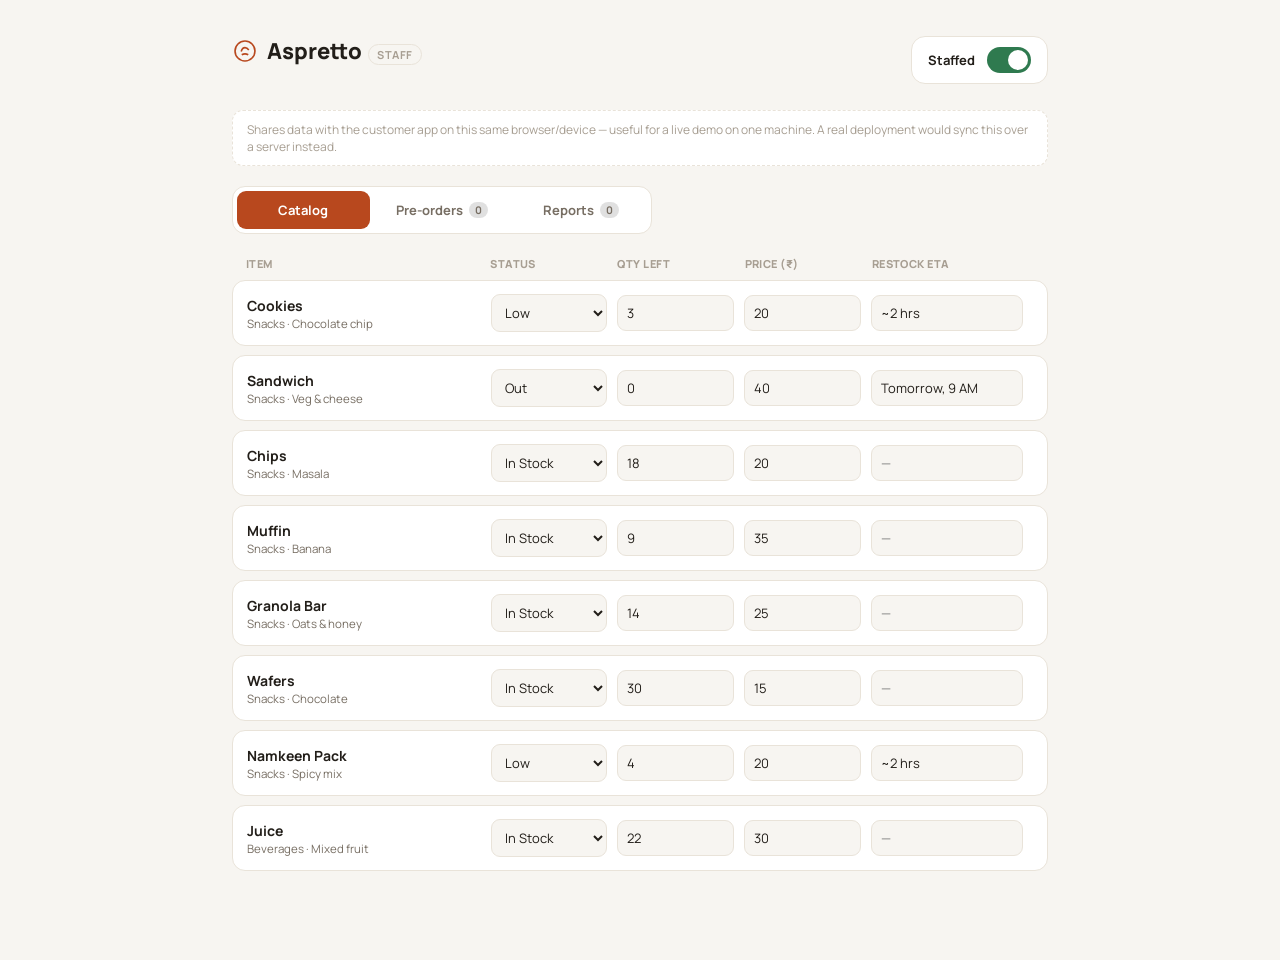
<file: final/admin/index.html>
<!DOCTYPE html>
<html lang="en">
<head>
<meta charset="UTF-8">
<meta name="viewport" content="width=device-width, initial-scale=1, viewport-fit=cover">
<title>Aspretto — Staff</title>
<link rel="preconnect" href="https://fonts.googleapis.com">
<link rel="preconnect" href="https://fonts.gstatic.com" crossorigin>
<link href="https://fonts.googleapis.com/css2?family=Manrope:wght@400;500;600;700;800&display=swap" rel="stylesheet">
<style>
  :root{
    --paper:#F7F5F1; --card:#FFFFFF; --line:#E9E3D9;
    --ink:#221E19; --ink-soft:#776E63; --ink-faint:#A79E92;
    --brand:#B8481E; --brand-ink:#7C3013; --brand-tint:#F3E1D6;
    --ok:#2F7A4F; --ok-tint:#E1F0E6;
    --warn:#A9720F; --warn-tint:#F5E9D0;
    --bad:#B23A32; --bad-tint:#F5DDDA;
  }
  :root:not([data-theme="light"]){
    @media (prefers-color-scheme: dark){
      --paper:#15130F; --card:#1E1A15; --line:#332C23; --ink:#F2EDE5; --ink-soft:#B3A99C; --ink-faint:#776E63;
      --brand:#E37A4D; --brand-ink:#F3A47D; --brand-tint:#33231A; --ok-tint:#132A1E; --warn-tint:#2F2412; --bad-tint:#301C1A;
    }
  }
  :root[data-theme="dark"]{
    --paper:#15130F; --card:#1E1A15; --line:#332C23; --ink:#F2EDE5; --ink-soft:#B3A99C; --ink-faint:#776E63;
    --brand:#E37A4D; --brand-ink:#F3A47D; --brand-tint:#33231A; --ok-tint:#132A1E; --warn-tint:#2F2412; --bad-tint:#301C1A;
  }
  *{box-sizing:border-box;}
  body{margin:0; background:var(--paper); color:var(--ink); font-family:'Manrope',system-ui,sans-serif; padding:env(safe-area-inset-top,0) 0 env(safe-area-inset-bottom,0);}
  .wrap{max-width:860px; margin:0 auto; padding:36px 22px 80px;}
  h1{font-size:22px; font-weight:800; margin:0;}
  .top{display:flex; justify-content:space-between; align-items:flex-start; gap:16px; margin-bottom:26px; flex-wrap:wrap;}
  .brand-row{display:flex; align-items:center; gap:9px;}
  .brand-row svg{color:var(--brand);}
  .brand-row span.label{font-size:11px; font-weight:700; color:var(--ink-faint); text-transform:uppercase; letter-spacing:.05em; margin-left:6px; padding:2px 8px; border:1px solid var(--line); border-radius:99px;}

  .toggle-card{display:flex; align-items:center; gap:12px; background:var(--card); border:1px solid var(--line); border-radius:14px; padding:10px 16px;}
  .toggle-card .txt{font-size:13px; font-weight:700;}
  .switch{position:relative; width:44px; height:26px; flex-shrink:0;}
  .switch input{opacity:0; width:0; height:0;}
  .slider{position:absolute; inset:0; background:var(--line); border-radius:99px; cursor:pointer; transition:.15s;}
  .slider::before{content:''; position:absolute; width:20px; height:20px; left:3px; top:3px; background:#fff; border-radius:50%; transition:.15s;}
  input:checked + .slider{background:var(--ok);}
  input:checked + .slider::before{transform:translateX(18px);}

  .tabs{display:flex; gap:6px; background:var(--card); border:1px solid var(--line); border-radius:13px; padding:4px; margin-bottom:22px; max-width:420px;}
  .tabs button{flex:1; border:none; background:none; padding:10px 6px; font-family:inherit; font-size:13px; font-weight:700; color:var(--ink-soft); border-radius:9px; cursor:pointer; display:flex; align-items:center; justify-content:center; gap:6px;}
  .tabs button.active{background:var(--brand); color:#fff;}
  .count-badge{background:rgba(0,0,0,.12); font-size:10.5px; padding:1px 6px; border-radius:99px;}
  .tabs button.active .count-badge{background:rgba(255,255,255,.25);}

  table{width:100%; border-collapse:collapse;}
  .row{display:grid; grid-template-columns:2fr 1fr 1fr 1fr 1.3fr auto; gap:10px; align-items:center; padding:13px 14px; border:1px solid var(--line); border-radius:13px; background:var(--card); margin-bottom:9px;}
  .row.head{background:none; border:none; padding:0 14px; font-size:11px; font-weight:800; color:var(--ink-faint); text-transform:uppercase; letter-spacing:.04em;}
  .row .name{font-weight:700; font-size:14px;}
  .row .sub{font-size:11.5px; color:var(--ink-soft); margin-top:1px;}
  select, input[type=number], input[type=text]{
    font-family:inherit; font-size:13px; padding:8px 9px; border-radius:9px; border:1.3px solid var(--line);
    background:var(--paper); color:var(--ink); width:100%;
  }
  .status-in-stock{color:var(--ok);} .status-low{color:var(--warn);} .status-out{color:var(--bad);}

  .btn{border:none; border-radius:9px; font-weight:700; font-family:inherit; font-size:12.5px; padding:9px 13px; cursor:pointer; white-space:nowrap;}
  .btn-primary{background:var(--brand); color:#fff;}
  .btn-quiet{background:var(--paper); color:var(--ink); border:1px solid var(--line);}
  .btn-ok{background:var(--ok-tint); color:var(--ok);}
  .btn-row{display:flex; gap:6px; flex-wrap:wrap; justify-content:flex-end;}

  .activity-row{display:flex; justify-content:space-between; align-items:center; gap:12px; padding:14px 16px; border:1px solid var(--line); border-radius:13px; background:var(--card); margin-bottom:9px; flex-wrap:wrap;}
  .activity-row .info{min-width:0;}
  .chip{font-size:10.5px; font-weight:800; padding:2.5px 9px; border-radius:99px; text-transform:uppercase;}
  .chip.pending{background:var(--warn-tint); color:var(--warn);}
  .chip.ready{background:var(--ok-tint); color:var(--ok);}
  .chip.done{background:var(--line); color:var(--ink-faint);}
  .chip.new{background:var(--bad-tint); color:var(--bad);}
  .chip.resolved{background:var(--ok-tint); color:var(--ok);}
  .empty{text-align:center; padding:60px 20px; color:var(--ink-faint); font-size:14px;}
  .note-top{font-size:12px; color:var(--ink-faint); background:var(--card); border:1px dashed var(--line); border-radius:11px; padding:10px 14px; margin-bottom:20px;}

  @media (max-width:700px){
    .row{grid-template-columns:1fr; gap:8px;}
    .row.head{display:none;}
    .row > div{display:flex; justify-content:space-between; align-items:center;}
    .row > div::before{content:attr(data-label); font-size:10.5px; font-weight:800; color:var(--ink-faint); text-transform:uppercase;}
    .row .name::before{content:none;}
  }
</style>
</head>
<body>
<div class="wrap">
  <div class="top">
    <div class="brand-row">
      <svg width="26" height="26" viewBox="0 0 24 24" fill="none" stroke="currentColor" stroke-width="1.5"><circle cx="12" cy="12" r="9.2"/><path d="M8.5 12.5c.7-2.4 2-3.6 3.5-3.6s2.6.9 3.5 2.2M9 15.5c1-.6 2-.9 3-.9s2 .3 3 .9"/></svg>
      <h1>Aspretto<span class="label">Staff</span></h1>
    </div>
    <label class="toggle-card">
      <span class="txt" id="staffed-label">Staffed</span>
      <span class="switch"><input type="checkbox" id="staffed-toggle" checked><span class="slider"></span></span>
    </label>
  </div>

  <div class="note-top">Shares data with the customer app on this same browser/device — useful for a live demo on one machine. A real deployment would sync this over a server instead.</div>

  <div class="tabs">
    <button data-tab="catalog" class="active">Catalog</button>
    <button data-tab="orders">Pre-orders <span class="count-badge" id="orders-count">0</span></button>
    <button data-tab="reports">Reports <span class="count-badge" id="reports-count">0</span></button>
  </div>

  <div id="content"></div>
</div>

<script>
const LS = { catalog:'aspretto_catalog', staffed:'aspretto_staffed', preorders:'aspretto_preorders', reports:'aspretto_reports', notifies:'aspretto_notifies' };
const DEFAULT_CATALOG = [
  {id:'cookies',  name:'Cookies',   category:'Snacks',     variety:'Chocolate chip', veg:true,  price:20, status:'low', qty:3,  eta:'~2 hrs'},
  {id:'sandwich', name:'Sandwich',  category:'Snacks',     variety:'Veg & cheese',   veg:true,  price:40, status:'out', qty:0,  eta:'Tomorrow, 9 AM'},
  {id:'chips',    name:'Chips',     category:'Snacks',     variety:'Masala',         veg:true,  price:20, status:'in-stock', qty:18},
  {id:'muffin',   name:'Muffin',    category:'Snacks',     variety:'Banana',         veg:true,  price:35, status:'in-stock', qty:9},
  {id:'granola',  name:'Granola Bar',category:'Snacks',    variety:'Oats & honey',   veg:true,  price:25, status:'in-stock', qty:14},
  {id:'wafers',   name:'Wafers',    category:'Snacks',     variety:'Chocolate',      veg:true,  price:15, status:'in-stock', qty:30},
  {id:'namkeen',  name:'Namkeen Pack',category:'Snacks',   variety:'Spicy mix',      veg:true,  price:20, status:'low', qty:4, eta:'~2 hrs'},
  {id:'juice',    name:'Juice',     category:'Beverages',  variety:'Mixed fruit',    veg:true,  price:30, status:'in-stock', qty:22},
];
function loadJSON(key, fallback){ try{ const v = localStorage.getItem(key); return v ? JSON.parse(v) : fallback; }catch(e){ return fallback; } }
function saveJSON(key, val){ try{ localStorage.setItem(key, JSON.stringify(val)); }catch(e){} }
function getCatalog(){ let c = loadJSON(LS.catalog, null); if(!c){ c = DEFAULT_CATALOG; saveJSON(LS.catalog, c); } return c; }
function setCatalog(c){ saveJSON(LS.catalog, c); }
function getStaffed(){ const v = localStorage.getItem(LS.staffed); return v === null ? true : v === 'true'; }
function setStaffed(v){ localStorage.setItem(LS.staffed, v ? 'true':'false'); }
function getPreorders(){ return loadJSON(LS.preorders, []); }
function setPreorders(v){ saveJSON(LS.preorders, v); }
function getReports(){ return loadJSON(LS.reports, []); }
function setReports(v){ saveJSON(LS.reports, v); }

let activeTab = 'catalog';

function renderStaffToggle(){
  const s = getStaffed();
  document.getElementById('staffed-toggle').checked = s;
  document.getElementById('staffed-label').textContent = s ? 'Staffed' : 'Unstaffed';
}
document.getElementById('staffed-toggle').addEventListener('change', e=>{ setStaffed(e.target.checked); renderStaffToggle(); });

function renderTabs(){
  document.querySelectorAll('.tabs button').forEach(b=> b.classList.toggle('active', b.dataset.tab===activeTab));
  document.getElementById('orders-count').textContent = getPreorders().filter(o=>o.status==='pending').length;
  document.getElementById('reports-count').textContent = getReports().filter(r=>r.status==='new').length;
}
document.querySelectorAll('.tabs button').forEach(b=> b.addEventListener('click', ()=>{ activeTab = b.dataset.tab; render(); }));

function renderCatalog(){
  const items = getCatalog();
  const head = `<div class="row head"><div>Item</div><div>Status</div><div>Qty left</div><div>Price (\u20B9)</div><div>Restock ETA</div><div></div></div>`;
  const rows = items.map((it,i) => `
    <div class="row">
      <div data-label="Item"><div class="name">${it.name}</div><div class="sub">${it.category} \u00b7 ${it.variety}</div></div>
      <div data-label="Status">
        <select onchange="updateItem(${i},'status',this.value)">
          <option value="in-stock" ${it.status==='in-stock'?'selected':''}>In Stock</option>
          <option value="low" ${it.status==='low'?'selected':''}>Low</option>
          <option value="out" ${it.status==='out'?'selected':''}>Out</option>
        </select>
      </div>
      <div data-label="Qty left"><input type="number" min="0" value="${it.qty}" onchange="updateItem(${i},'qty',parseInt(this.value)||0)"></div>
      <div data-label="Price"><input type="number" min="0" value="${it.price}" onchange="updateItem(${i},'price',parseInt(this.value)||0)"></div>
      <div data-label="Restock ETA"><input type="text" value="${it.eta||''}" placeholder="—" onchange="updateItem(${i},'eta',this.value)"></div>
      <div></div>
    </div>`).join('');
  document.getElementById('content').innerHTML = head + rows;
}
function updateItem(i, field, value){
  const items = getCatalog(); items[i][field] = value; setCatalog(items); renderTabs();
}

function renderOrders(){
  const orders = getPreorders().slice().reverse();
  if(!orders.length){ document.getElementById('content').innerHTML = `<div class="empty">No pre-orders yet.</div>`; return; }
  document.getElementById('content').innerHTML = orders.map(o => {
    const idx = getPreorders().findIndex(x=>x.id===o.id);
    return `<div class="activity-row">
      <div class="info"><div class="name" style="font-weight:700;">${o.itemName} \u00d7${o.qty} \u2014 ${o.pickupName}</div>
        <div class="sub" style="font-size:12px;color:var(--ink-soft);">Code ${o.pickupCode} \u00b7 \u20B9${o.price*o.qty} \u00b7 <span class="chip ${({pending:'pending',ready:'ready',picked_up:'done',cancelled:'new'})[o.status]||'done'}">${({pending:'Pending',ready:'Ready',picked_up:'Picked up',cancelled:'Cancelled'})[o.status]||o.status}</span></div></div>
      <div class="btn-row">
        ${o.status==='pending' ? `<button class="btn btn-primary" onclick="setOrderStatus(${idx},'ready')">Mark Ready</button>` : ''}
        ${o.status==='ready' ? `<button class="btn btn-ok" onclick="setOrderStatus(${idx},'picked_up')">Mark Picked Up</button>` : ''}
        ${o.status==='picked_up' ? `<span class="chip done">Complete</span>` : ''}
        ${o.status==='cancelled' ? `<span class="chip new">Cancelled by customer</span>` : ''}
      </div>
    </div>`;
  }).join('');
}
function setOrderStatus(idx, status){
  const orders = getPreorders(); orders[idx].status = status; setPreorders(orders); render();
}

function renderReports(){
  const reports = getReports().slice().reverse();
  if(!reports.length){ document.getElementById('content').innerHTML = `<div class="empty">No reports submitted.</div>`; return; }
  document.getElementById('content').innerHTML = reports.map(r => {
    const idx = getReports().findIndex(x=>x.id===r.id);
    return `<div class="activity-row">
      <div class="info"><div class="name" style="font-weight:700;">${r.itemName}</div>
        <div class="sub" style="font-size:12px;color:var(--ink-soft);">${r.note ? r.note : 'No details added'} \u00b7 <span class="chip ${r.status==='new'?'new':'resolved'}">${r.status==='new'?'New':'Resolved'}</span></div></div>
      <div class="btn-row">
        ${r.status==='new' ? `<button class="btn btn-ok" onclick="setReportStatus(${idx},'resolved')">Mark Resolved</button>` : `<span class="chip done">Closed</span>`}
      </div>
    </div>`;
  }).join('');
}
function setReportStatus(idx, status){
  const reports = getReports(); reports[idx].status = status; setReports(reports); render();
}

function render(){
  renderStaffToggle(); renderTabs();
  if(activeTab==='catalog') renderCatalog();
  else if(activeTab==='orders') renderOrders();
  else renderReports();
}
render();
setInterval(render, 4000); // picks up changes made in the user app in another tab
</script>
</body>
</html>
</file>
<file: style.css>
/* Empathy to Execution Flow — Aspretto Stock Visibility
   STET301 Mid-term case study */

* {
  box-sizing: border-box;
}

body {
  margin: 0;
  font-family: Arial, Helvetica, sans-serif;
  color: #292623;
  background-color: #ffffff;
  line-height: 1.6;
}

.wrap {
  max-width: 800px;
  margin: 0 auto;
  padding: 0 20px;
}

/* Header */

header {
  background-color: #b1462b;
  color: #ffffff;
  padding: 40px 0 30px 0;
}

header .wrap > p.course {
  margin: 0 0 6px 0;
  text-transform: uppercase;
  letter-spacing: 1px;
  font-size: 14px;
  color: #f4d9cf;
}

header h1 {
  margin: 0 0 12px 0;
  font-size: 32px;
  line-height: 1.25;
}

header p.byline {
  margin: 0 0 22px 0;
  font-size: 15px;
  color: #f7e4dc;
}

nav ul {
  list-style: none;
  margin: 0;
  padding: 0;
  display: flex;
  flex-wrap: wrap;
  gap: 6px 18px;
}

nav a {
  color: #ffffff;
  text-decoration: none;
  border-bottom: 1px solid #e2a494;
  font-size: 15px;
}

nav a:hover {
  border-bottom-color: #ffffff;
}

/* Section structure */

section {
  padding: 46px 0;
  border-bottom: 1px solid #e5e0da;
}

section:last-of-type {
  border-bottom: none;
}

.phase-label {
  display: inline-block;
  background-color: #f4ece6;
  color: #b1462b;
  font-size: 13px;
  font-weight: bold;
  text-transform: uppercase;
  letter-spacing: 1px;
  padding: 4px 10px;
  border-radius: 3px;
  margin-bottom: 10px;
}

h2 {
  font-size: 26px;
  margin: 0 0 8px 0;
  color: #1d1b19;
}

section > p.section-intro {
  margin-top: 0;
  color: #55504b;
  font-size: 16px;
}

article {
  margin-top: 36px;
}

article:first-of-type {
  margin-top: 28px;
}

h3 {
  font-size: 19px;
  margin: 0 0 4px 0;
  color: #1d1b19;
  border-left: 4px solid #b1462b;
  padding-left: 10px;
}

h4 {
  font-size: 15px;
  margin: 18px 0 6px 0;
  color: #1d1b19;
}

p {
  margin: 10px 0;
}

.meta {
  font-size: 14px;
  color: #75706a;
  margin: 4px 0 14px 0;
}

.meta a {
  color: #b1462b;
}

article a, .callout a {
  color: #b1462b;
}

/* Figures / hand-drawn artifacts */

figure {
  margin: 16px 0;
  padding: 10px;
  background-color: #faf8f6;
  border: 1px solid #e5e0da;
  border-radius: 4px;
  max-width: 480px;
}

figure.wide {
  max-width: 620px;
}

figure img {
  display: block;
  max-width: 100%;
  height: auto;
  border-radius: 2px;
}

figcaption {
  font-size: 13px;
  color: #75706a;
  margin-top: 8px;
  font-style: italic;
}

/* Quotes and callouts */

blockquote {
  margin: 16px 0;
  padding: 12px 18px;
  border-left: 4px solid #b1462b;
  background-color: #faf8f6;
  font-size: 16px;
  color: #35312d;
}

blockquote p {
  margin: 4px 0;
}

.callout {
  background-color: #f4ece6;
  border: 1px solid #e9d5c9;
  border-radius: 4px;
  padding: 14px 18px;
  margin: 16px 0;
  font-size: 15px;
}

.callout h4 {
  margin-top: 0;
}

/* Lists */

ul, ol {
  padding-left: 22px;
}

li {
  margin-bottom: 6px;
}

.quote-list li {
  margin-bottom: 8px;
}

/* Tables */

table {
  width: 100%;
  border-collapse: collapse;
  margin: 16px 0;
  font-size: 14.5px;
}

caption {
  text-align: left;
  font-size: 13px;
  color: #75706a;
  margin-bottom: 6px;
  font-style: italic;
}

th, td {
  border: 1px solid #e5e0da;
  padding: 8px 10px;
  text-align: left;
  vertical-align: top;
}

th {
  background-color: #f4ece6;
  color: #1d1b19;
}

tr:nth-child(even) td {
  background-color: #faf8f6;
}

table.moscow th {
  width: 25%;
}

table.moscow td ul {
  margin: 0;
  padding-left: 18px;
}

td.winner {
  background-color: #f4ece6;
  font-weight: bold;
}

/* Pivot notes */

.pivot {
  border: 1px solid #e5e0da;
  border-left: 4px solid #b1462b;
  border-radius: 0 4px 4px 0;
  padding: 10px 16px;
  margin: 12px 0;
  background-color: #faf8f6;
}

.pivot .pivot-num {
  color: #b1462b;
  font-weight: bold;
}

/* Footer */

footer {
  background-color: #1d1b19;
  color: #cfc9c2;
  padding: 30px 0;
  font-size: 14px;
}

footer a {
  color: #f0b09c;
}

footer p {
  margin: 6px 0;
}

/* Small screens */

@media (max-width: 600px) {
  header h1 {
    font-size: 26px;
  }

  h2 {
    font-size: 22px;
  }

  section {
    padding: 32px 0;
  }

  figure {
    max-width: 100%;
  }
}
</file>
